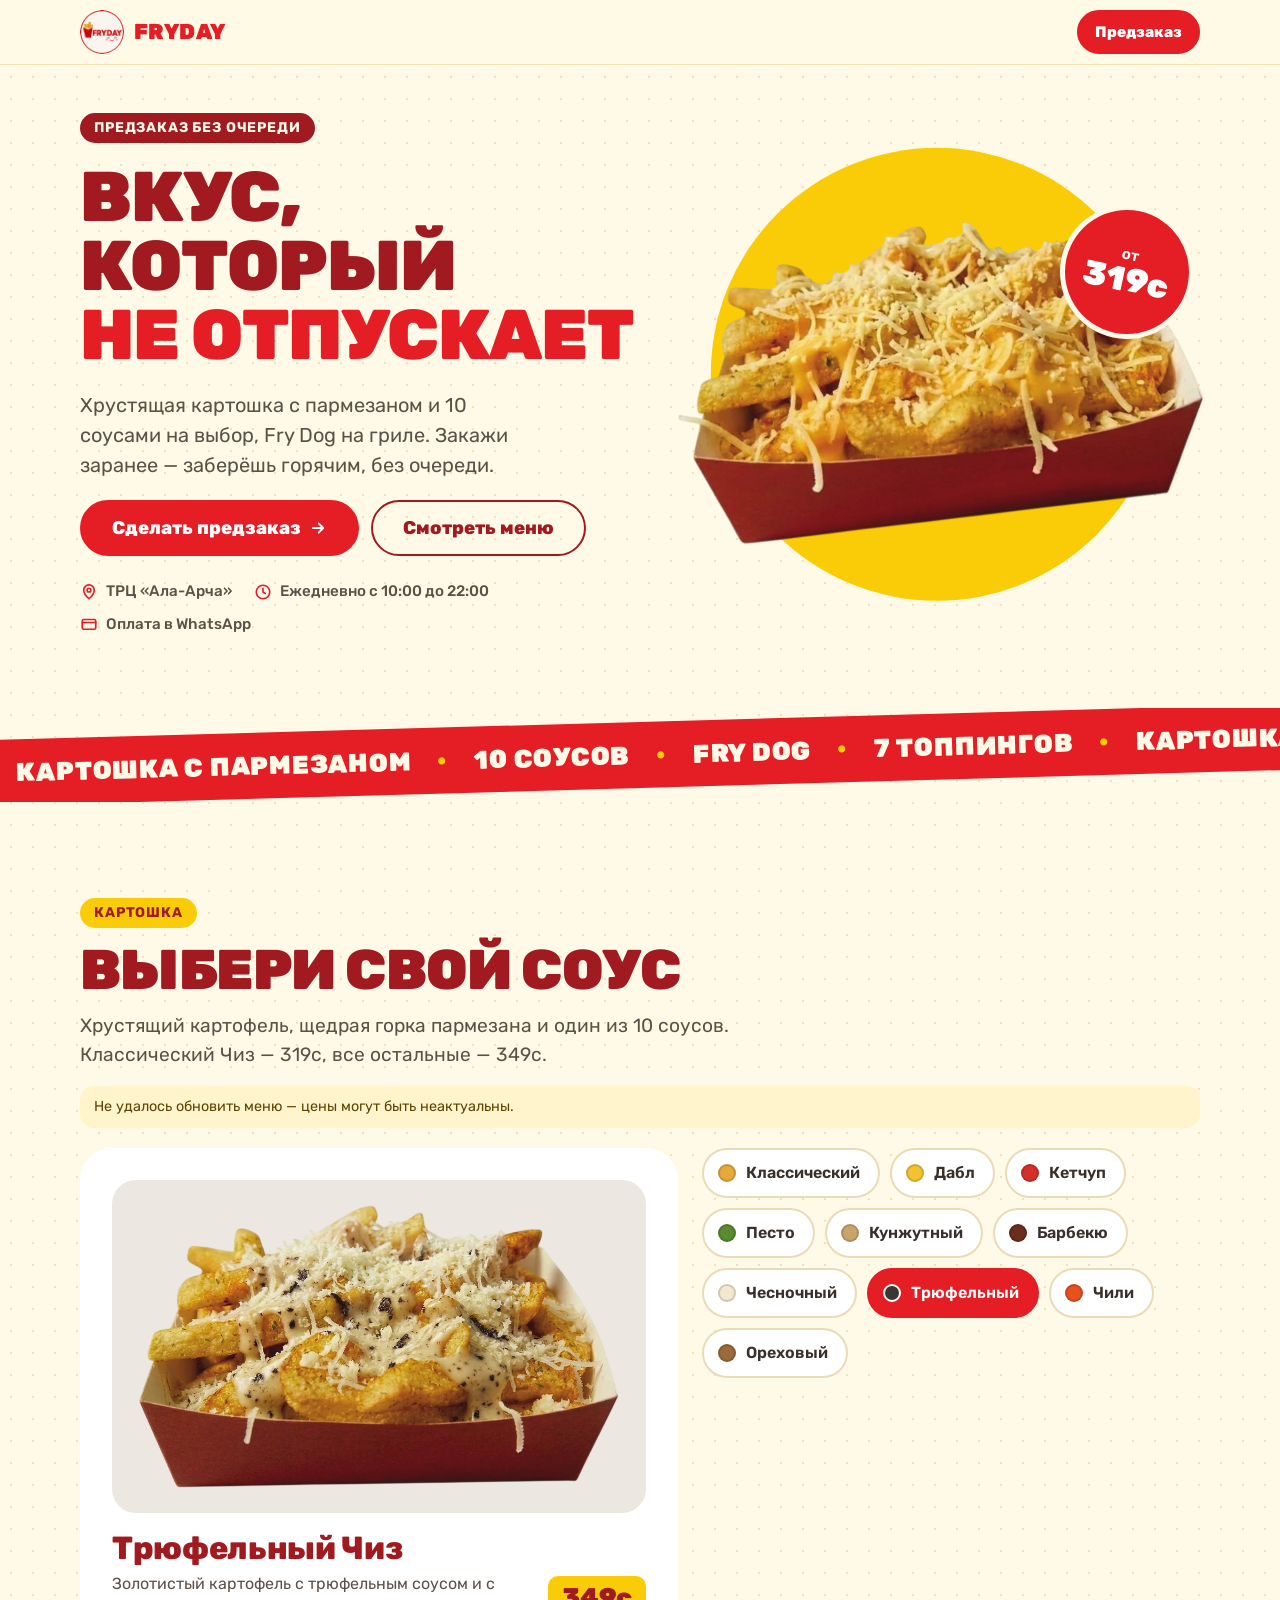
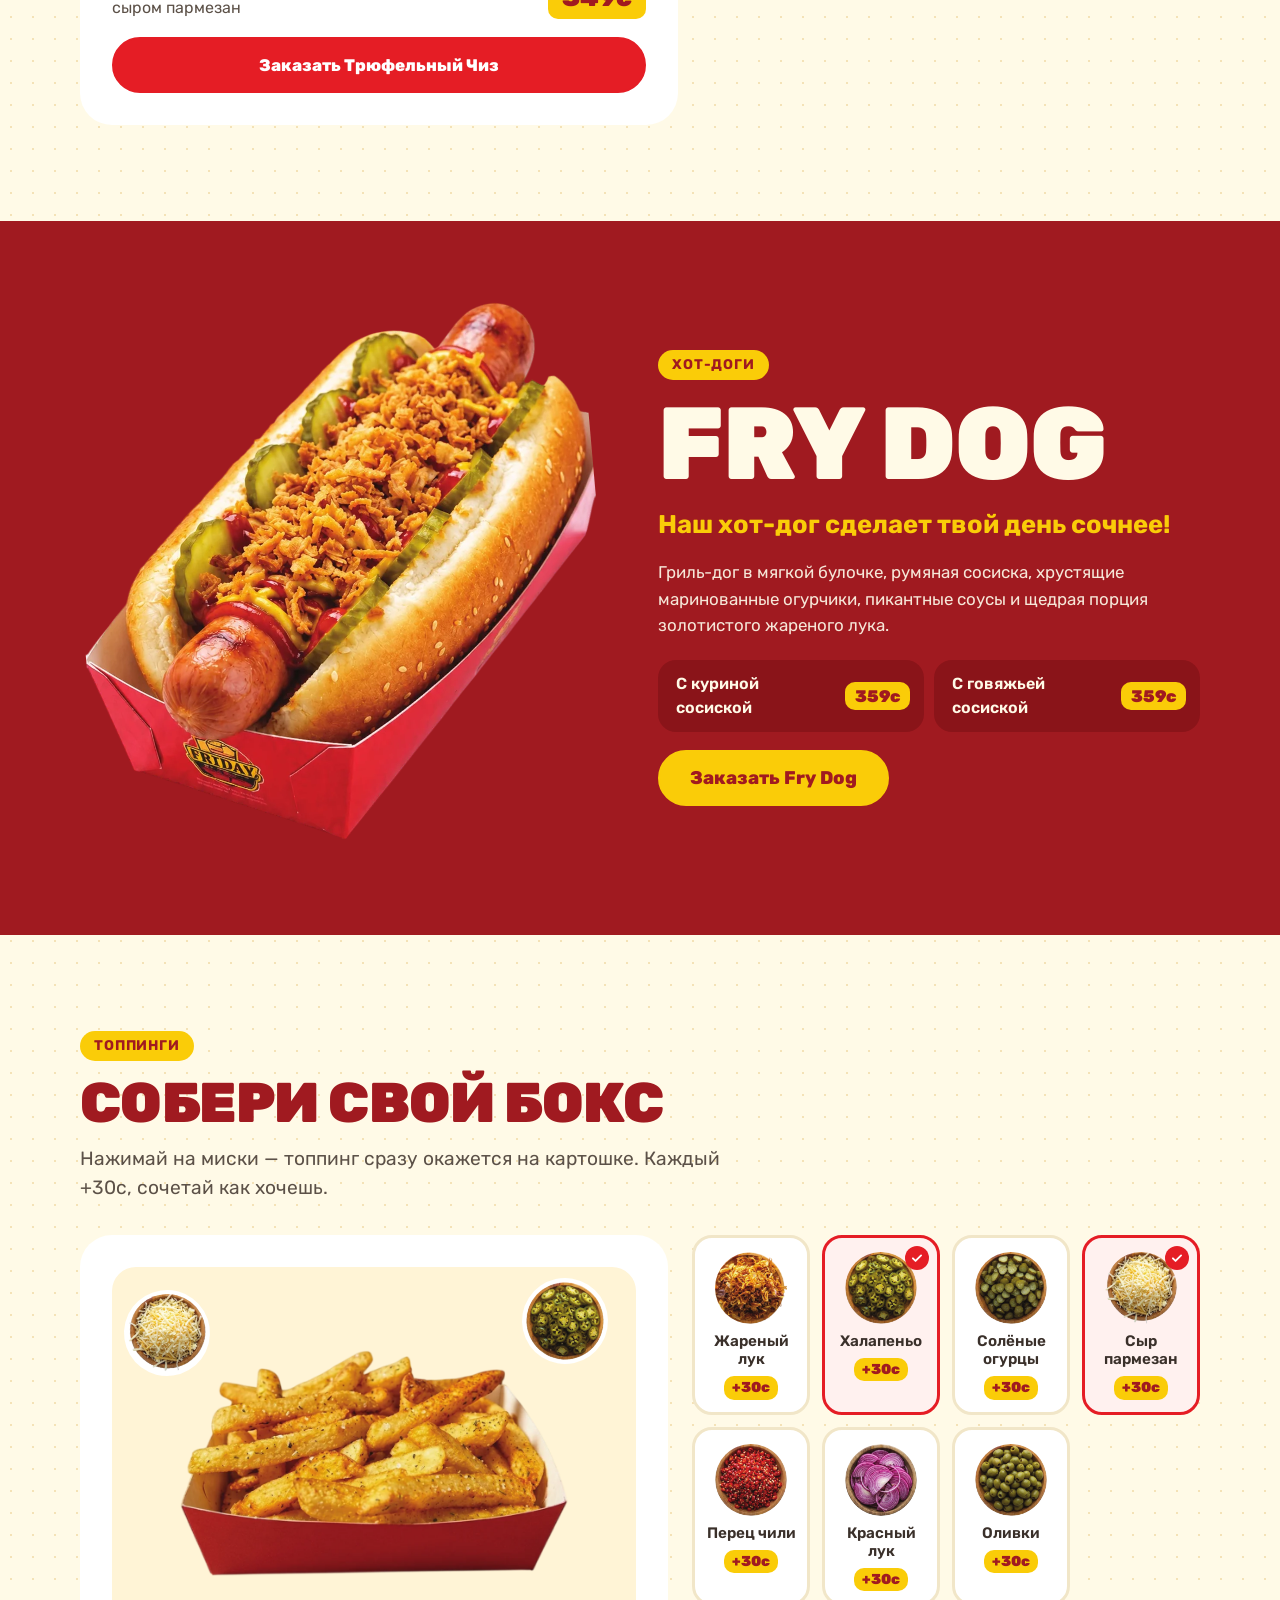
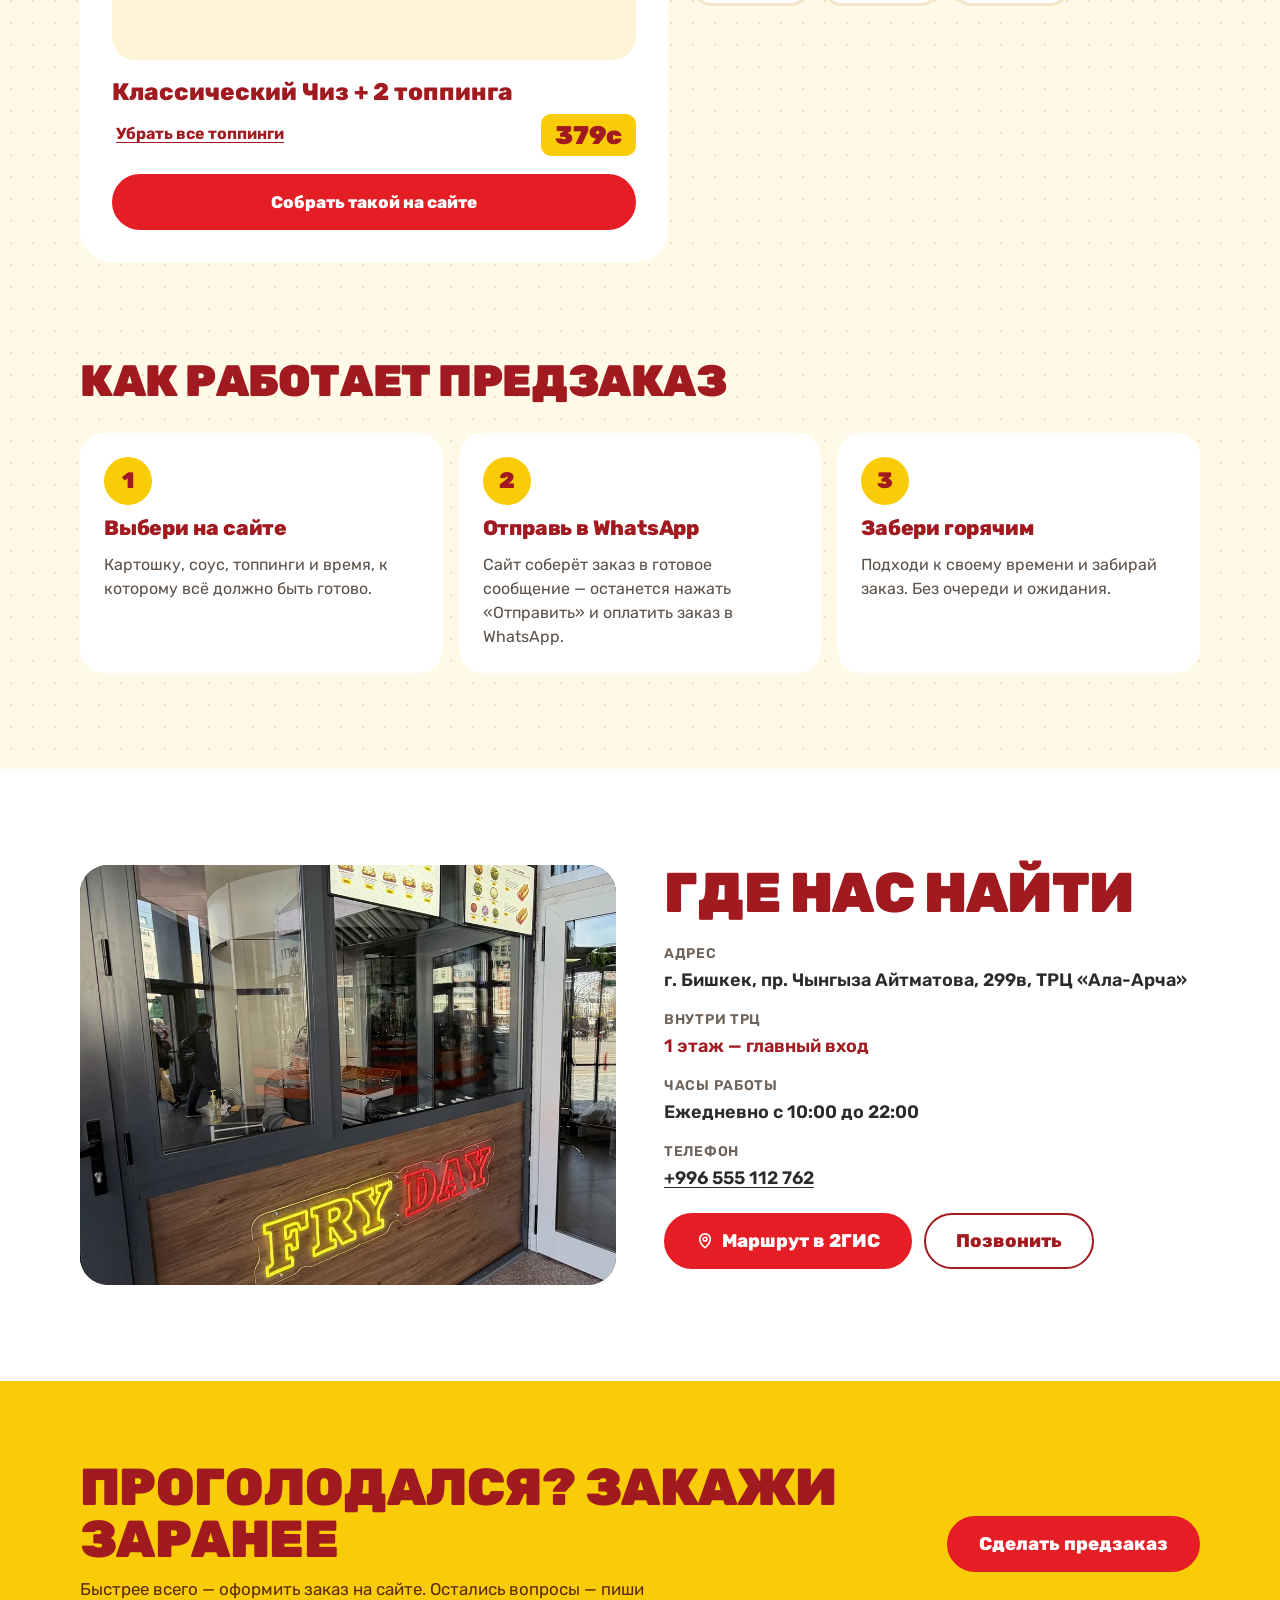
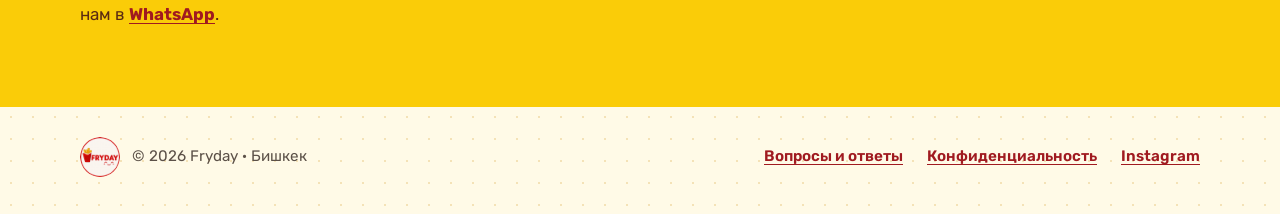
<file: index.html>
<!doctype html>
<html lang="ru">
<head>
  <meta charset="utf-8">
  <meta name="viewport" content="width=device-width, initial-scale=1, viewport-fit=cover">
  <title>Fryday — картофель с сыром и хот-доги в Бишкеке</title>
  <meta name="description" content="Fryday: хрустящий картофель с пармезаном и соусами, хот-доги Fry Dog. Сделайте предзаказ и заберите без очереди в ТРЦ «Ала-Арча».">
  <meta name="theme-color" content="#E51D25">
  <!-- Link preview in WhatsApp. After deploy, replace with the absolute URL, e.g. https://fryday.pages.dev/img/brand/logo-512.png -->
  <meta property="og:type" content="website">
  <meta property="og:title" content="Fryday — вкус, который не отпускает">
  <meta property="og:description" content="Картофель с пармезаном и хот-доги. Предзаказ онлайн — заберите без очереди.">
  <meta property="og:image" content="img/brand/logo-512.png">
  <link rel="icon" type="image/png" sizes="32x32" href="img/brand/favicon-32.png">
  <link rel="icon" type="image/png" sizes="64x64" href="img/brand/favicon-64.png">
  <link rel="apple-touch-icon" href="img/brand/apple-touch-icon.png">
  <link rel="preload" href="fonts/rubik-cyrillic-wght-normal.woff2" as="font" type="font/woff2" crossorigin>
  <link rel="preload" href="img/items/fries_double.webp" as="image" type="image/webp">
  <link rel="stylesheet" href="css/style.css">
</head>
<body class="landing">

  <header class="l-header">
    <div class="l-wrap l-header__row">
      <a class="brand l-brand" href="#top" aria-label="Fryday — наверх">
        <img src="img/brand/logo-192.png" width="192" height="192" alt="">
        <span data-cfg="BRAND">Fryday</span>
      </a>
      <a class="btn btn--primary btn--sm" href="order.html">Предзаказ</a>
    </div>
  </header>

  <main id="top">

    <!-- First screen: the food first, then the promise and the order button. -->
    <section class="l-hero" aria-labelledby="heroTitle">
      <div class="l-wrap l-hero__row">
        <div class="l-hero__art">
          <div class="l-hero__disc" aria-hidden="true"></div>
          <img class="l-hero__img" src="img/items/fries_double.webp" width="900" height="530"
               alt="Дабл Чиз — картофель с сырным соусом и пармезаном" fetchpriority="high">
          <p class="l-sticker"><span>от</span> <strong data-min-price>319с</strong></p>
        </div>
        <div class="l-hero__text">
          <p class="l-tag l-tag--dark">Предзаказ без очереди</p>
          <h1 class="l-h1" id="heroTitle">Вкус, который <span>не&nbsp;отпускает</span></h1>
          <p class="l-lead">Хрустящая картошка с пармезаном и <span data-count="sauces-with">10 соусами</span> на выбор, Fry Dog на гриле. Закажи заранее — заберёшь горячим, без очереди.</p>
          <div class="l-actions">
            <a class="btn btn--primary btn--lg" href="order.html">
              Сделать предзаказ
              <svg class="l-ico" viewBox="0 0 24 24" aria-hidden="true" fill="none" stroke="currentColor" stroke-width="2.4" stroke-linecap="round" stroke-linejoin="round"><path d="M5 12h14"/><path d="M13 6l6 6-6 6"/></svg>
            </a>
            <a class="btn btn--lg l-btn-outline" href="#sauces">Смотреть меню</a>
          </div>
          <ul class="l-facts">
            <li>
              <svg class="l-ico" viewBox="0 0 24 24" aria-hidden="true" fill="none" stroke="currentColor" stroke-width="2.2" stroke-linecap="round" stroke-linejoin="round"><path d="M12 21s-7-6.2-7-11.5a7 7 0 0 1 14 0C19 14.8 12 21 12 21z"/><circle cx="12" cy="9.5" r="2.5"/></svg>
              ТРЦ «Ала-Арча»
            </li>
            <li>
              <svg class="l-ico" viewBox="0 0 24 24" aria-hidden="true" fill="none" stroke="currentColor" stroke-width="2.2" stroke-linecap="round" stroke-linejoin="round"><circle cx="12" cy="12" r="9"/><path d="M12 7v5l3 2"/></svg>
              <span data-hours data-hours-fallback="Ежедневно с 10:00 до 22:00">Ежедневно с 10:00 до 22:00</span>
            </li>
            <li>
              <svg class="l-ico" viewBox="0 0 24 24" aria-hidden="true" fill="none" stroke="currentColor" stroke-width="2.2" stroke-linecap="round" stroke-linejoin="round"><rect x="3" y="6" width="18" height="13" rx="2"/><path d="M3 10h18"/></svg>
              Оплата в WhatsApp
            </li>
          </ul>
        </div>
      </div>
    </section>

    <div class="l-ticker" aria-hidden="true">
      <div class="l-ticker__band">
        <span>Картошка с пармезаном</span><i>•</i><span data-count="sauces">10 соусов</span><i>•</i><span>Fry Dog</span><i>•</i><span data-count="toppings">7 топпингов</span><i>•</i>
        <span>Картошка с пармезаном</span><i>•</i><span data-count="sauces">10 соусов</span><i>•</i><span>Fry Dog</span><i>•</i><span data-count="toppings">7 топпингов</span>
      </div>
    </div>

    <!-- Sauce switcher: one big photo instead of ten near-identical cards. Filled from the menu by landing.js. -->
    <section class="l-section l-anchor" id="sauces" aria-labelledby="saucesTitle">
      <div class="l-wrap">
        <div class="l-head">
          <p class="l-tag">Картошка</p>
          <h2 class="l-h2" id="saucesTitle">Выбери свой соус</h2>
          <p class="l-lead" id="saucesLead">Хрустящий картофель, щедрая горка пармезана и один из 10 соусов. Классический Чиз — 319с, все остальные — 349с.</p>
        </div>
        <div id="landingNotice" class="notice" role="status" hidden></div>
        <div class="l-split" id="sauceBlock">
          <div class="l-stage">
            <div class="l-stage__pic" id="sauceTint">
              <img id="sauceImg" src="img/items/fries_truffle.webp" width="900" height="530" alt="Трюфельный Чиз" loading="lazy">
            </div>
            <div class="l-stage__info">
              <div>
                <h3 class="l-stage__name" id="sauceName">Трюфельный Чиз</h3>
                <p class="l-stage__desc" id="sauceDesc">Золотистый картофель с трюфельным соусом и с сыром пармезан</p>
              </div>
              <span class="pill pill--lg" id="saucePrice">349с</span>
            </div>
            <a class="btn btn--primary btn--lg btn--block" id="sauceOrder" href="order.html#item=fries_truffle">Заказать Трюфельный Чиз</a>
          </div>
          <div class="l-chips" id="sauceChips" role="group" aria-label="Соусы"></div>
        </div>
      </div>
    </section>

    <section class="l-dog l-anchor" id="dog" aria-labelledby="dogTitle">
      <div class="l-wrap l-dog__row">
        <div class="l-dog__art">
          <img id="dogImg" src="img/items/hotdog_chicken.webp" width="900" height="900" alt="Fry Dog в фирменной коробке" loading="lazy">
        </div>
        <div class="l-dog__text">
          <p class="l-tag">Хот-доги</p>
          <h2 class="l-dog__title" id="dogTitle">Fry Dog</h2>
          <p class="l-dog__slogan" id="dogSlogan">Наш хот-дог сделает твой день сочнее!</p>
          <p class="l-dog__desc">Гриль-дог в мягкой булочке, румяная сосиска, хрустящие маринованные огурчики, пикантные соусы и щедрая порция золотистого жареного лука.</p>
          <ul class="l-dog__list" id="dogList">
            <li><a class="l-dog__variant" href="order.html#item=hotdog_chicken"><span>С куриной сосиской</span><span class="pill">359с</span></a></li>
            <li><a class="l-dog__variant" href="order.html#item=hotdog_beef"><span>С говяжьей сосиской</span><span class="pill">359с</span></a></li>
          </ul>
          <a class="btn btn--yellow btn--lg l-self-start" href="order.html">Заказать Fry Dog</a>
        </div>
      </div>
    </section>

    <!-- Build-your-box: tap a bowl, the topping lands on the fries, the price grows. Filled by landing.js. -->
    <section class="l-section l-anchor" id="box" aria-labelledby="boxTitle">
      <div class="l-wrap">
        <div class="l-head">
          <p class="l-tag">Топпинги</p>
          <h2 class="l-h2" id="boxTitle">Собери свой бокс</h2>
          <p class="l-lead" id="boxLead">Нажимай на миски — топпинг сразу окажется на картошке. Каждый +30с, сочетай как хочешь.</p>
        </div>
        <div class="l-split">
          <div class="l-stage">
            <div class="l-box" id="boxPic">
              <img id="boxBase" src="img/items/fries_classic.webp" width="900" height="530" alt="Классический Чиз" loading="lazy">
              <div id="boxBubbles"></div>
            </div>
            <div class="l-stage__info">
              <div>
                <p class="l-box__label" id="boxLabel" aria-live="polite">Классический Чиз</p>
                <button class="link-btn l-self-start" type="button" id="boxReset" hidden>Убрать все топпинги</button>
              </div>
              <span class="pill pill--lg" id="boxPrice">319с</span>
            </div>
            <a class="btn btn--primary btn--lg btn--block" id="boxOrder" href="order.html#item=fries_classic">Собрать такой на сайте</a>
          </div>
          <div class="l-tops" id="boxTops" role="group" aria-label="Топпинги"></div>
        </div>
      </div>
    </section>

    <section class="l-how l-anchor" id="how" aria-labelledby="howTitle">
      <div class="l-wrap">
        <h2 class="l-h2 l-h2--sm" id="howTitle">Как работает предзаказ</h2>
        <ol class="l-steps">
          <li class="l-step">
            <span class="l-step__n" aria-hidden="true">1</span>
            <h3>Выбери на сайте</h3>
            <p>Картошку, соус, топпинги и время, к которому всё должно быть готово.</p>
          </li>
          <li class="l-step">
            <span class="l-step__n" aria-hidden="true">2</span>
            <h3>Отправь в WhatsApp</h3>
            <p>Сайт соберёт заказ в готовое сообщение — останется нажать «Отправить» и оплатить заказ в WhatsApp.</p>
          </li>
          <li class="l-step">
            <span class="l-step__n" aria-hidden="true">3</span>
            <h3>Забери горячим</h3>
            <p>Подходи к своему времени и забирай заказ. Без очереди и ожидания.</p>
          </li>
        </ol>
      </div>
    </section>

    <section class="l-where l-anchor" id="where" aria-labelledby="whereTitle">
      <div class="l-wrap l-where__row">
        <figure class="l-where__photo">
          <img src="img/store.webp" width="1000" height="1250" loading="lazy"
               alt="Стойка Fryday у главного входа в ТРЦ «Ала-Арча»: неоновая вывеска FRY DAY и меню на витрине">
        </figure>
        <div class="l-where__info">
          <h2 class="l-h2" id="whereTitle">Где нас найти</h2>
          <dl class="l-dl">
            <div data-cfg-row>
              <dt>Адрес</dt>
              <dd data-cfg="ADDRESS"></dd>
            </div>
            <div>
              <dt>Внутри ТРЦ</dt>
              <dd class="l-dl__accent">1 этаж — главный вход</dd>
            </div>
            <div data-hours-row>
              <dt>Часы работы</dt>
              <dd data-hours>Ежедневно с 10:00 до 22:00</dd>
            </div>
            <div data-cfg-row>
              <dt>Телефон</dt>
              <dd><a data-cfg="PHONE_DISPLAY" data-cfg-tel></a></dd>
            </div>
          </dl>
          <div class="l-actions">
            <a class="btn btn--primary btn--lg" data-cfg-href="MAP_URL" rel="noopener">
              <svg class="l-ico" viewBox="0 0 24 24" aria-hidden="true" fill="none" stroke="currentColor" stroke-width="2.2" stroke-linecap="round" stroke-linejoin="round"><path d="M12 21s-7-6.2-7-11.5a7 7 0 0 1 14 0C19 14.8 12 21 12 21z"/><circle cx="12" cy="9.5" r="2.5"/></svg>
              Маршрут в 2ГИС
            </a>
            <a class="btn btn--lg l-btn-outline" data-cfg-tel-href="PHONE_DISPLAY">Позвонить</a>
          </div>
        </div>
      </div>
    </section>

    <section class="l-cta" aria-labelledby="ctaTitle">
      <div class="l-wrap l-cta__row">
        <div>
          <h2 class="l-h2" id="ctaTitle">Проголодался? Закажи заранее</h2>
          <p>Быстрее всего — оформить заказ на сайте. Остались вопросы — пиши нам в <a data-wa-greeting="Здравствуйте! У меня вопрос.">WhatsApp</a>.</p>
        </div>
        <a class="btn btn--primary btn--lg" href="order.html">Сделать предзаказ</a>
      </div>
    </section>
  </main>

  <footer class="l-footer">
    <div class="l-wrap l-footer__row">
      <div class="l-footer__brand">
        <img src="img/brand/logo-192.png" width="192" height="192" alt="" loading="lazy">
        <span>© <span data-year></span> <span data-cfg="BRAND">Fryday</span> · Бишкек</span>
      </div>
      <nav aria-label="Полезные ссылки">
        <a href="faq.html">Вопросы и ответы</a>
        <a href="privacy.html">Конфиденциальность</a>
        <a data-cfg-href="INSTAGRAM_URL" rel="noopener">Instagram</a>
      </nav>
    </div>
  </footer>

  <script src="js/config.js"></script>
  <script src="js/menu.js"></script>
  <script src="js/landing.js"></script>
</body>
</html>
</file>
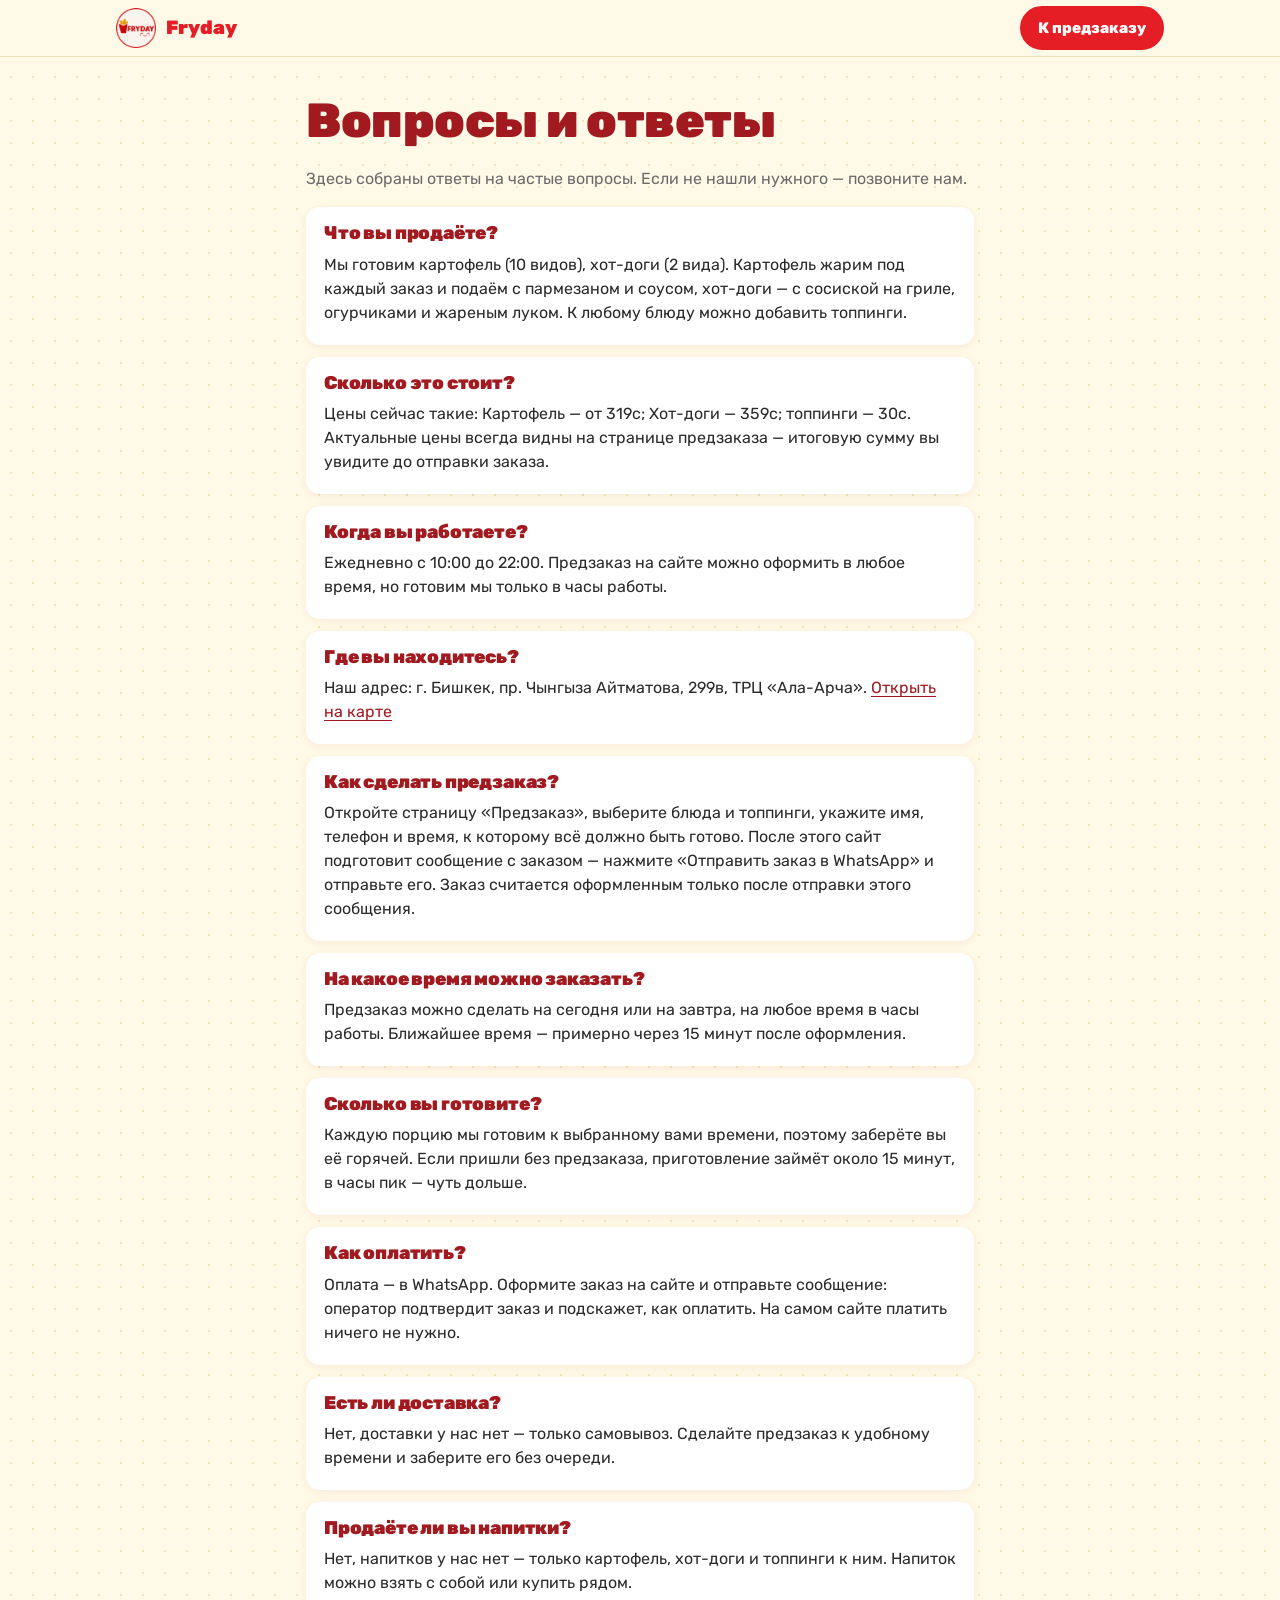
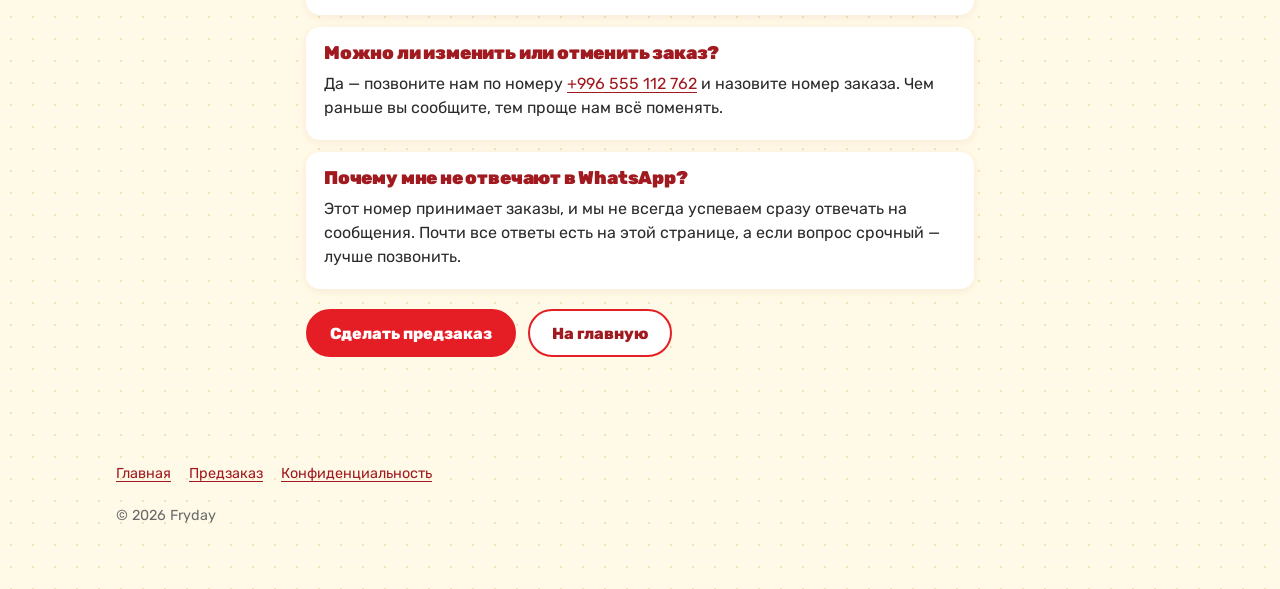
<file: faq.html>
<!doctype html>
<html lang="ru">
<head>
  <meta charset="utf-8">
  <meta name="viewport" content="width=device-width, initial-scale=1, viewport-fit=cover">
  <title>Вопросы и ответы — Fryday</title>
  <meta name="description" content="Что продаёт Fryday, цены, часы работы, адрес, как сделать предзаказ и как оплатить.">
  <meta name="theme-color" content="#E51D25">
  <link rel="icon" type="image/png" sizes="32x32" href="img/brand/favicon-32.png">
  <link rel="icon" type="image/png" sizes="64x64" href="img/brand/favicon-64.png">
  <link rel="apple-touch-icon" href="img/brand/apple-touch-icon.png">
  <link rel="stylesheet" href="css/style.css">
</head>
<body>

  <header class="topbar">
    <div class="container topbar__row">
      <a class="brand" href="index.html">
        <img src="img/brand/logo-192.png" width="192" height="192" alt="">
        <span data-cfg="BRAND">Fryday</span>
      </a>
      <a class="btn btn--primary btn--sm" href="order.html">К предзаказу</a>
    </div>
  </header>

  <main class="prose">
    <h1>Вопросы и ответы</h1>
    <p class="muted">Здесь собраны ответы на частые вопросы. Если не нашли нужного — позвоните нам.</p>

    <section class="qa">
      <h2>Что вы продаёте?</h2>
      <p>Мы готовим <span data-faq="assortment">картофель с сыром и хот-доги</span>. Картофель жарим под каждый заказ и подаём с пармезаном и соусом, хот-доги — с сосиской на гриле, огурчиками и жареным луком. К любому блюду можно добавить топпинги.</p>
    </section>

    <section class="qa">
      <h2>Сколько это стоит?</h2>
      <p>Цены сейчас такие: <span data-faq="prices">смотрите в меню</span>. Актуальные цены всегда видны на странице предзаказа — итоговую сумму вы увидите до отправки заказа.</p>
    </section>

    <section class="qa">
      <h2>Когда вы работаете?</h2>
      <p><span data-hours data-hours-fallback="Часы работы уточняйте по телефону">—</span>. Предзаказ на сайте можно оформить в любое время, но готовим мы только в часы работы.</p>
    </section>

    <section class="qa">
      <h2>Где вы находитесь?</h2>
      <p>Наш адрес: <span data-cfg="ADDRESS" data-cfg-fallback="уточняйте по телефону"></span>. <a data-cfg-href="MAP_URL" rel="noopener">Открыть на карте</a></p>
    </section>

    <section class="qa">
      <h2>Как сделать предзаказ?</h2>
      <p>Откройте страницу «Предзаказ», выберите блюда и топпинги, укажите имя, телефон и время, к которому всё должно быть готово. После этого сайт подготовит сообщение с заказом — нажмите «Отправить заказ в WhatsApp» и отправьте его. Заказ считается оформленным только после отправки этого сообщения.</p>
    </section>

    <section class="qa">
      <h2>На какое время можно заказать?</h2>
      <p>Предзаказ можно сделать <span data-faq="days">на сегодня или на завтра</span>, на любое время в часы работы. Ближайшее время — примерно через <span data-faq="lead">20</span> минут после оформления.</p>
    </section>

    <section class="qa">
      <h2>Сколько вы готовите?</h2>
      <p>Каждую порцию мы готовим к выбранному вами времени, поэтому заберёте вы её горячей. Если пришли без предзаказа, приготовление займёт около <span data-faq="lead">20</span> минут, в часы пик — чуть дольше.</p>
    </section>

    <section class="qa">
      <h2>Как оплатить?</h2>
      <!-- OWNER: check this answer and name your payment methods (cash, card, QR, transfer). -->
      <p>Оплата — в WhatsApp. Оформите заказ на сайте и отправьте сообщение: оператор подтвердит заказ и подскажет, как оплатить. На самом сайте платить ничего не нужно.</p>
    </section>

    <section class="qa">
      <h2>Есть ли доставка?</h2>
      <p>Нет, доставки у нас нет — только самовывоз. Сделайте предзаказ к удобному времени и заберите его без очереди.</p>
    </section>

    <section class="qa">
      <h2>Продаёте ли вы напитки?</h2>
      <p>Нет, напитков у нас нет — только картофель, хот-доги и топпинги к ним. Напиток можно взять с собой или купить рядом.</p>
    </section>

    <section class="qa">
      <h2>Можно ли изменить или отменить заказ?</h2>
      <p>Да — позвоните нам по номеру <a data-cfg="PHONE_DISPLAY" data-cfg-tel data-cfg-fallback="заведения"></a> и назовите номер заказа. Чем раньше вы сообщите, тем проще нам всё поменять.</p>
    </section>

    <section class="qa">
      <h2>Почему мне не отвечают в WhatsApp?</h2>
      <p>Этот номер принимает заказы, и мы не всегда успеваем сразу отвечать на сообщения. Почти все ответы есть на этой странице, а если вопрос срочный — лучше позвонить.</p>
    </section>

    <p class="actions">
      <a class="btn btn--primary" href="order.html">Сделать предзаказ</a>
      <a class="btn btn--secondary" href="index.html">На главную</a>
    </p>
  </main>

  <footer class="site-footer">
    <div class="container">
      <nav aria-label="Ссылки">
        <a href="index.html">Главная</a>
        <a href="order.html">Предзаказ</a>
        <a href="privacy.html">Конфиденциальность</a>
      </nav>
      <p>© <span data-year></span> <span data-cfg="BRAND">Fryday</span></p>
    </div>
  </footer>

  <script src="js/config.js"></script>
  <script src="js/menu.js"></script>
  <script src="js/landing.js"></script>
</body>
</html>
</file>
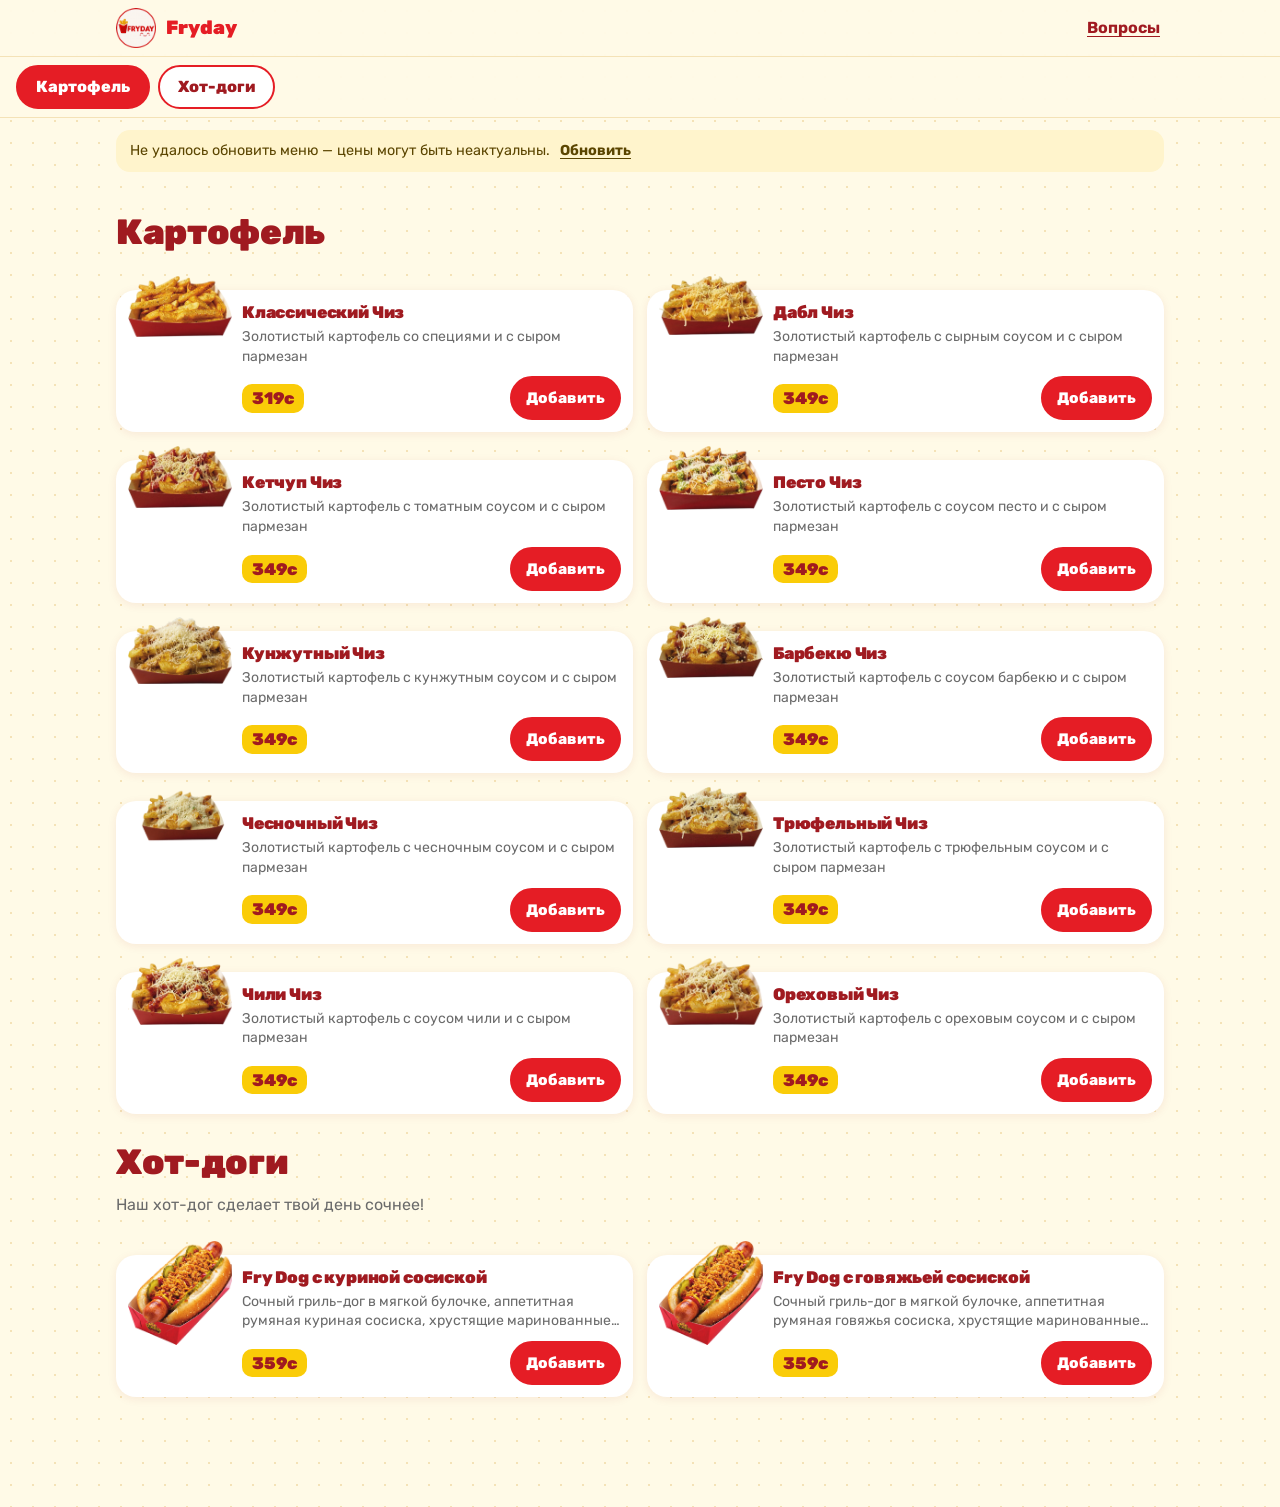
<file: order.html>
<!doctype html>
<html lang="ru">
<head>
  <meta charset="utf-8">
  <meta name="viewport" content="width=device-width, initial-scale=1, viewport-fit=cover">
  <title>Предзаказ — Fryday</title>
  <meta name="description" content="Соберите заказ, выберите время и заберите без очереди.">
  <meta name="theme-color" content="#E51D25">
  <!-- Link preview in WhatsApp. After deploy, replace with the absolute URL, e.g. https://fryday.pages.dev/img/brand/logo-512.png -->
  <meta property="og:type" content="website">
  <meta property="og:title" content="Предзаказ — Fryday">
  <meta property="og:description" content="Картофель с сыром и хот-доги. Выберите время — заберёте без очереди.">
  <meta property="og:image" content="img/brand/logo-512.png">
  <link rel="icon" type="image/png" sizes="32x32" href="img/brand/favicon-32.png">
  <link rel="icon" type="image/png" sizes="64x64" href="img/brand/favicon-64.png">
  <link rel="apple-touch-icon" href="img/brand/apple-touch-icon.png">
  <link rel="preconnect" href="https://challenges.cloudflare.com">
  <link rel="stylesheet" href="css/style.css">
</head>
<body class="order-page">

  <div id="app">
    <header class="topbar">
      <div class="container topbar__row">
        <a class="brand" href="index.html">
          <img src="img/brand/logo-192.png" width="192" height="192" alt="">
          <span data-brand>Fryday</span>
        </a>
        <a class="topbar__link" href="faq.html">Вопросы</a>
      </div>
    </header>

    <div id="orderView">
      <nav class="chips" id="chips" aria-label="Разделы меню" hidden>
        <div class="chips__row" id="chipsRow"></div>
      </nav>

      <main class="container" id="menuMain">
        <h1 class="visually-hidden">Предзаказ</h1>
        <div id="closedBanner" class="banner-closed" role="status" hidden></div>
        <div id="menuNotice" class="notice" role="status" hidden></div>
        <div id="menuRoot" aria-live="polite">
          <div class="state-box">
            <div class="spinner spinner--dark" aria-hidden="true"></div>
            Загружаем меню…
          </div>
        </div>
      </main>

      <div class="cartbar" id="cartBar" hidden>
        <button class="cartbar__btn" type="button" id="cartBarBtn" aria-haspopup="dialog" aria-controls="cartSheet">
          <span id="cartBarCount">Корзина</span>
          <span class="pill" id="cartBarTotal">0с</span>
        </button>
      </div>
    </div>

    <section id="confirmView" class="confirm" tabindex="-1" aria-labelledby="confirmTitle" hidden></section>
  </div>

  <!-- Item sheet -->
  <div class="sheet" id="itemSheet" role="dialog" aria-modal="true" aria-labelledby="itemSheetTitle" hidden>
    <div class="sheet__backdrop" data-close></div>
    <div class="sheet__panel" tabindex="-1">
      <div class="sheet__head">
        <h2 id="itemSheetTitle">Блюдо</h2>
        <button class="sheet__close" type="button" data-close aria-label="Закрыть">×</button>
      </div>
      <div class="sheet__body" id="itemSheetBody"></div>
      <div class="sheet__foot" id="itemSheetFoot"></div>
    </div>
  </div>

  <!-- Cart sheet -->
  <div class="sheet" id="cartSheet" role="dialog" aria-modal="true" aria-labelledby="cartSheetTitle" hidden>
    <div class="sheet__backdrop" data-close></div>
    <div class="sheet__panel" tabindex="-1">
      <div class="sheet__head">
        <h2 id="cartSheetTitle">Ваш заказ</h2>
        <button class="sheet__close" type="button" data-close aria-label="Закрыть">×</button>
      </div>
      <div class="sheet__body" id="cartSheetBody"></div>
      <div class="sheet__foot" id="cartSheetFoot"></div>
    </div>
  </div>

  <!-- Checkout sheet -->
  <div class="sheet" id="checkoutSheet" role="dialog" aria-modal="true" aria-labelledby="checkoutSheetTitle" hidden>
    <div class="sheet__backdrop" data-close></div>
    <div class="sheet__panel" tabindex="-1">
      <div class="sheet__head">
        <h2 id="checkoutSheetTitle">Оформление</h2>
        <button class="sheet__close" type="button" data-close aria-label="Закрыть">×</button>
      </div>
      <form id="checkoutForm" novalidate>
        <div class="sheet__body">
          <p class="summary-line" id="checkoutSummary"></p>

          <div class="field" id="fName">
            <label for="name">Имя</label>
            <input type="text" id="name" name="name" autocomplete="given-name" maxlength="50" required aria-describedby="nameErr">
            <div class="field__error" id="nameErr" hidden></div>
          </div>

          <div class="field" id="fPhone">
            <label for="phone">Телефон</label>
            <input type="tel" id="phone" name="phone" inputmode="tel" autocomplete="tel" placeholder="+996 700 123 456" maxlength="20" required aria-describedby="phoneHint phoneErr">
            <div class="field__hint" id="phoneHint">Номер, с которого вы отправите заказ в WhatsApp</div>
            <div class="field__error" id="phoneErr" hidden></div>
          </div>

          <!-- Pickup time: day → "as soon as possible", or hour → minute. order.js fills it
               and writes the chosen slot into the hidden #readyAt input. -->
          <fieldset class="field tp" id="fTime" aria-describedby="timeErr">
            <legend class="tp__legend">Когда приготовить?</legend>
            <input type="hidden" id="readyAt" name="readyAt" value="">
            <div class="tp__days" id="tpDays" role="group" aria-label="День"></div>
            <p class="tp__closed" id="tpClosed" hidden></p>
            <button class="tp__asap" type="button" id="tpAsap" aria-pressed="false" hidden>
              <span class="tp__asap-ico" aria-hidden="true">
                <svg viewBox="0 0 24 24" width="22" height="22" fill="none" stroke="currentColor" stroke-width="2.4" stroke-linecap="round" stroke-linejoin="round"><path d="M13 3L5 13.5h6L10 21l8-10.5h-6L13 3z"/></svg>
              </span>
              <span class="tp__asap-text">
                <span class="tp__asap-title">Как можно скорее</span>
                <span class="tp__asap-sub" id="tpAsapSub"></span>
              </span>
              <span class="tp__radio" aria-hidden="true"></span>
            </button>
            <p class="tp__or" id="tpOr" aria-hidden="true" hidden>или ко времени</p>
            <div id="tpHoursWrap" hidden>
              <p class="tp__label" id="tpHourLabel">Час</p>
              <div class="tp__grid" id="tpHours" role="group" aria-labelledby="tpHourLabel"></div>
            </div>
            <div id="tpMinsWrap" hidden>
              <p class="tp__label" id="tpMinLabel">Минуты</p>
              <div class="tp__grid" id="tpMins" role="group" aria-labelledby="tpMinLabel"></div>
            </div>
            <div class="tp__summary" id="tpSummary" role="status" hidden>
              <svg viewBox="0 0 24 24" width="22" height="22" aria-hidden="true" fill="none" stroke="currentColor" stroke-width="2.4" stroke-linecap="round" stroke-linejoin="round"><circle cx="12" cy="12" r="9"/><path d="M12 7v5l3 2"/></svg>
              <span id="tpSummaryText"></span>
            </div>
            <div class="field__error" id="timeErr" hidden></div>
          </fieldset>

          <div class="field">
            <label for="comment">Комментарий <span class="muted">(необязательно)</span></label>
            <textarea id="comment" name="comment" maxlength="200" rows="2" placeholder="Например: без лука"></textarea>
          </div>

          <div class="field" id="fConsent">
            <label class="consent">
              <input type="checkbox" id="consent" name="consent" required aria-describedby="consentErr">
              <span>Согласен(на) на обработку имени и телефона для выдачи заказа. <a href="privacy.html">Политика конфиденциальности</a></span>
            </label>
            <div class="field__error" id="consentErr" hidden></div>
          </div>

          <!-- Honeypot: must stay empty. Hidden from people and screen readers. -->
          <div class="hp" aria-hidden="true">
            <label for="website">Сайт</label>
            <input type="text" id="website" name="website" tabindex="-1" autocomplete="off" value="">
          </div>

          <div class="ts-box" id="turnstileBox"></div>
        </div>

        <div class="sheet__foot">
          <div class="form-error" id="formError" role="alert" hidden></div>
          <button class="btn btn--primary btn--block btn--lg" type="submit" id="submitBtn">
            <span class="spinner" id="submitSpinner" aria-hidden="true" hidden></span>
            <span id="submitLabel">Оформить заказ</span>
          </button>
        </div>
      </form>
    </div>
  </div>

  <noscript>
    <div class="container"><div class="state-box">Для заказа включите JavaScript в браузере.</div></div>
  </noscript>

  <script src="js/config.js"></script>
  <script src="js/menu.js"></script>
  <script src="js/order.js"></script>
  <!-- Cloudflare Turnstile (the only allowed external script). Rendered explicitly by order.js. -->
  <script src="https://challenges.cloudflare.com/turnstile/v0/api.js?render=explicit&onload=frydayTurnstileReady" async defer></script>
</body>
</html>
</file>
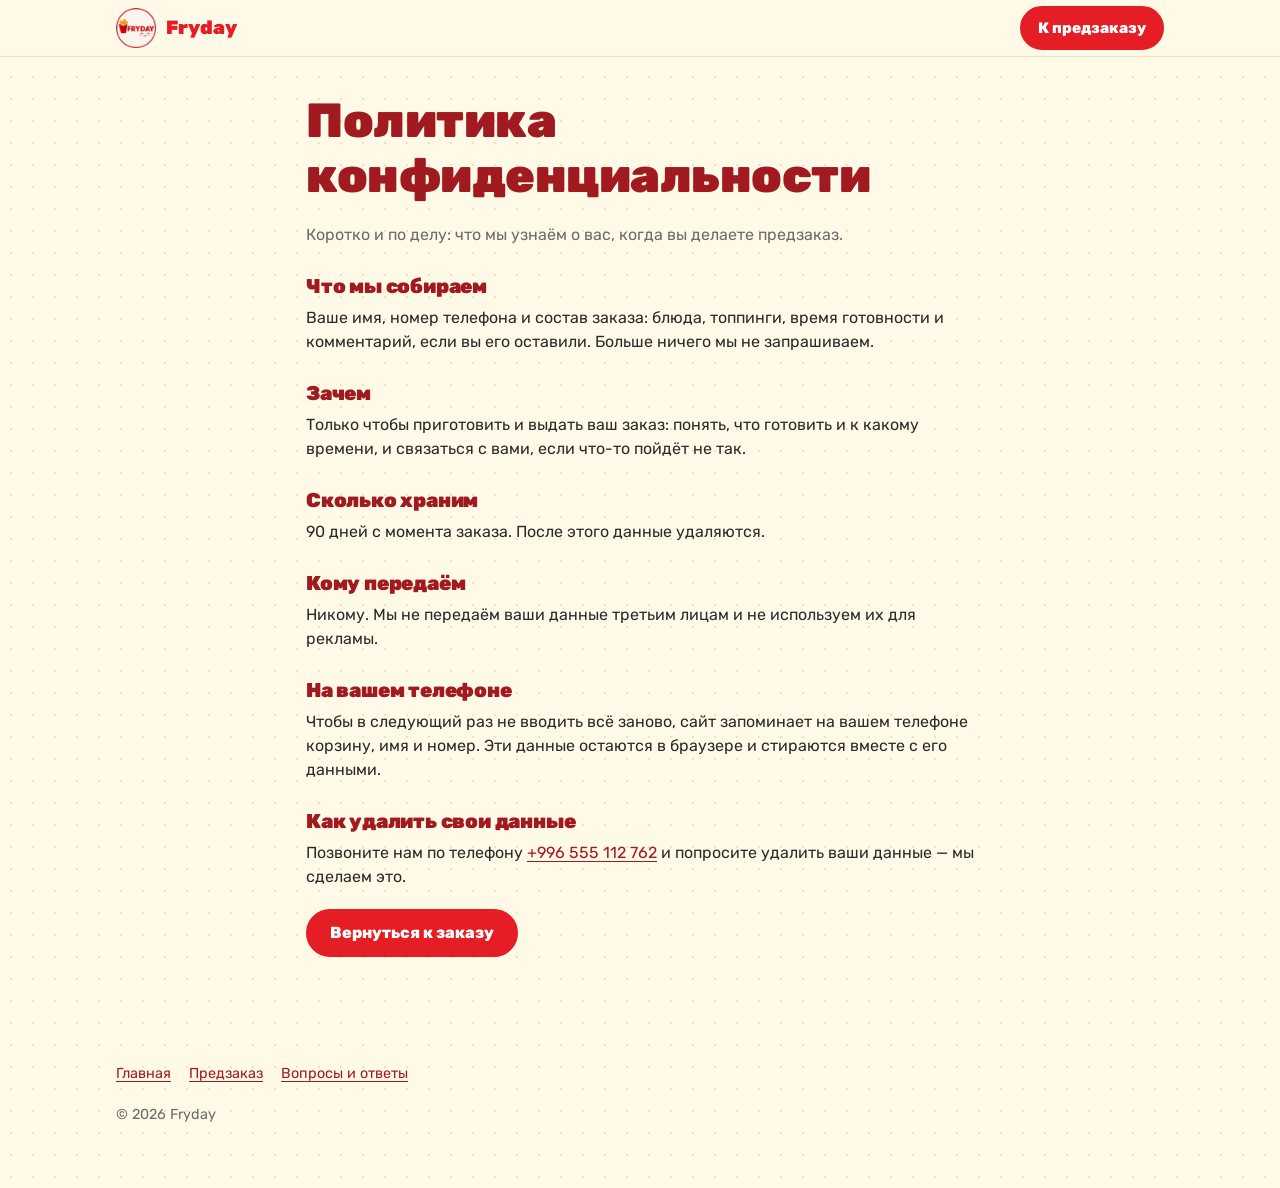
<file: privacy.html>
<!doctype html>
<html lang="ru">
<head>
  <meta charset="utf-8">
  <meta name="viewport" content="width=device-width, initial-scale=1, viewport-fit=cover">
  <title>Конфиденциальность — Fryday</title>
  <meta name="description" content="Какие данные собирает Fryday при предзаказе и как их удалить.">
  <meta name="theme-color" content="#E51D25">
  <link rel="icon" type="image/png" sizes="32x32" href="img/brand/favicon-32.png">
  <link rel="icon" type="image/png" sizes="64x64" href="img/brand/favicon-64.png">
  <link rel="apple-touch-icon" href="img/brand/apple-touch-icon.png">
  <link rel="stylesheet" href="css/style.css">
</head>
<body>

  <header class="topbar">
    <div class="container topbar__row">
      <a class="brand" href="index.html">
        <img src="img/brand/logo-192.png" width="192" height="192" alt="">
        <span data-cfg="BRAND">Fryday</span>
      </a>
      <a class="btn btn--primary btn--sm" href="order.html">К предзаказу</a>
    </div>
  </header>

  <main class="prose">
    <h1>Политика конфиденциальности</h1>
    <p class="muted">Коротко и по делу: что мы узнаём о вас, когда вы делаете предзаказ.</p>

    <h2>Что мы собираем</h2>
    <p>Ваше имя, номер телефона и состав заказа: блюда, топпинги, время готовности и комментарий, если вы его оставили. Больше ничего мы не запрашиваем.</p>

    <h2>Зачем</h2>
    <p>Только чтобы приготовить и выдать ваш заказ: понять, что готовить и к какому времени, и связаться с вами, если что-то пойдёт не так.</p>

    <h2>Сколько храним</h2>
    <p>90 дней с момента заказа. После этого данные удаляются.</p>

    <h2>Кому передаём</h2>
    <p>Никому. Мы не передаём ваши данные третьим лицам и не используем их для рекламы.</p>

    <h2>На вашем телефоне</h2>
    <p>Чтобы в следующий раз не вводить всё заново, сайт запоминает на вашем телефоне корзину, имя и номер. Эти данные остаются в браузере и стираются вместе с его данными.</p>

    <h2>Как удалить свои данные</h2>
    <p>Позвоните нам по телефону <a data-cfg="PHONE_DISPLAY" data-cfg-tel data-cfg-fallback="заведения"></a> и попросите удалить ваши данные — мы сделаем это.</p>

    <p class="actions">
      <a class="btn btn--primary" href="order.html">Вернуться к заказу</a>
    </p>
  </main>

  <footer class="site-footer">
    <div class="container">
      <nav aria-label="Ссылки">
        <a href="index.html">Главная</a>
        <a href="order.html">Предзаказ</a>
        <a href="faq.html">Вопросы и ответы</a>
      </nav>
      <p>© <span data-year></span> <span data-cfg="BRAND">Fryday</span></p>
    </div>
  </footer>

  <script src="js/config.js"></script>
  <script src="js/menu.js"></script>
  <script src="js/landing.js"></script>
</body>
</html>
</file>
<file: css/style.css>
/* Fryday — single stylesheet. Colours sampled from the printed menu. */

/* ---------- brand font: Rubik, self-hosted (SIL Open Font License, fonts/OFL.txt) ----------
   Variable font, one file per alphabet; the browser downloads only what the page uses. */

@font-face {
  font-family: "Rubik";
  font-style: normal;
  font-weight: 300 900;
  font-display: swap;
  src: url("../fonts/rubik-cyrillic-wght-normal.woff2") format("woff2");
  unicode-range: U+0301, U+0400-045F, U+0490-0491, U+04B0-04B1, U+2116;
}

@font-face {
  font-family: "Rubik";
  font-style: normal;
  font-weight: 300 900;
  font-display: swap;
  src: url("../fonts/rubik-cyrillic-ext-wght-normal.woff2") format("woff2");
  unicode-range: U+0460-052F, U+1C80-1C8A, U+20B4, U+2DE0-2DFF, U+A640-A69F, U+FE2E-FE2F;
}

@font-face {
  font-family: "Rubik";
  font-style: normal;
  font-weight: 300 900;
  font-display: swap;
  src: url("../fonts/rubik-latin-wght-normal.woff2") format("woff2");
  unicode-range: U+0000-00FF, U+0131, U+0152-0153, U+02BB-02BC, U+02C6, U+02DA, U+02DC, U+0304, U+0308, U+0329, U+2000-206F, U+20AC, U+2122, U+2191, U+2193, U+2212, U+2215, U+FEFF, U+FFFD;
}

:root {
  --cream: #FFFAE7;
  --card: #FFFFFF;
  --red: #E51D25;
  --red-dark: #A01A20;
  --yellow: #FACC08;
  --pattern: #F4E2B7;
  --text: #2B2B2B;
  --text-muted: #6B6B6B;

  --radius: 20px;
  --radius-sm: 14px;
  --shadow: 0 2px 10px rgba(160, 26, 32, .08);
  --topbar-h: 56px;
  --font: "Rubik", system-ui, -apple-system, "Segoe UI", Roboto, "Helvetica Neue", Arial, "Noto Sans", sans-serif;
  --ease: cubic-bezier(.2, .8, .2, 1);
  --safe-b: env(safe-area-inset-bottom, 0px);
}

/* ---------- base ---------- */

*, *::before, *::after { box-sizing: border-box; }

html {
  -webkit-text-size-adjust: 100%;
  text-size-adjust: 100%;
  scroll-behavior: smooth;
}

body {
  margin: 0;
  min-width: 320px;
  font-family: var(--font);
  font-size: 16px;
  line-height: 1.5;
  color: var(--text);
  background-color: var(--cream);
  /* Subtle dot pattern; pattern colour on cream keeps every text colour above AA. */
  background-image: radial-gradient(var(--pattern) 1.2px, transparent 1.4px);
  background-size: 22px 22px;
  -webkit-tap-highlight-color: transparent;
}

img { max-width: 100%; display: block; }

h1, h2, h3 {
  margin: 0 0 .4em;
  line-height: 1.15;
  font-weight: 900;
  color: var(--red-dark);
  letter-spacing: -.01em;
}

h1 { font-size: clamp(1.9rem, 7vw, 3rem); }
h2 { font-size: clamp(1.5rem, 5.5vw, 2.2rem); }
h3 { font-size: 1.25rem; font-weight: 800; }

p { margin: 0 0 1em; }

a { color: var(--red-dark); text-underline-offset: 3px; }

button, input, select, textarea { font: inherit; color: inherit; }

:focus-visible {
  outline: 3px solid var(--red-dark);
  outline-offset: 2px;
}

[hidden] { display: none !important; }

.visually-hidden {
  position: absolute !important;
  width: 1px; height: 1px;
  padding: 0; margin: -1px;
  overflow: hidden; clip: rect(0 0 0 0);
  white-space: nowrap; border: 0;
}

.container {
  width: 100%;
  max-width: 1080px;
  margin: 0 auto;
  padding: 0 16px;
}

.muted { color: var(--text-muted); }

/* ---------- buttons ---------- */

.btn {
  display: inline-flex;
  align-items: center;
  justify-content: center;
  gap: 8px;
  min-height: 48px;
  padding: 10px 22px;
  border-radius: 999px;
  border: 2px solid var(--red);
  font-weight: 800;
  font-size: 1rem;
  line-height: 1.2;
  text-align: center;
  text-decoration: none;
  cursor: pointer;
  user-select: none;
  transition: transform .15s var(--ease), background-color .15s, opacity .15s;
}

.btn:active { transform: scale(.97); }

.btn--primary { background: var(--red); color: #fff; }
.btn--primary:hover { background: #C9161E; border-color: #C9161E; }

.btn--secondary { background: #fff; color: var(--red-dark); }
.btn--secondary:hover { background: #FFF1F1; }

.btn--sm { min-height: 44px; padding: 8px 16px; font-size: .95rem; }
.btn--lg { min-height: 56px; padding: 14px 30px; font-size: 1.15rem; }
.btn--block { display: flex; width: 100%; }

.btn[disabled], .btn[aria-disabled="true"] {
  background: #E6E1D3;
  border-color: #E6E1D3;
  color: #5E5A50;
  cursor: not-allowed;
  transform: none;
}

.btn--wa { background: #1E8E4E; border-color: #1E8E4E; color: #fff; }
.btn--wa:hover { background: #18773F; border-color: #18773F; }

.btn--yellow { background: var(--yellow); border-color: var(--yellow); color: var(--red-dark); }
.btn--yellow:hover { background: #EDBF00; border-color: #EDBF00; }

.link-btn {
  background: none;
  border: 0;
  padding: 10px 4px;
  min-height: 44px;
  color: var(--red-dark);
  font-weight: 700;
  text-decoration: underline;
  text-underline-offset: 3px;
  cursor: pointer;
}

/* ---------- price pill (signature element) ---------- */

.pill {
  display: inline-block;
  padding: 3px 10px;
  border-radius: 10px;
  background: var(--yellow);
  color: var(--red-dark);
  font-weight: 900;
  font-size: 1.05rem;
  line-height: 1.35;
  white-space: nowrap;
}

.pill--lg { font-size: 1.6rem; padding: 4px 14px; }
.pill--sm { font-size: .9rem; padding: 2px 8px; }

/* ---------- spinner ---------- */

.spinner {
  width: 20px; height: 20px;
  border-radius: 50%;
  border: 3px solid rgba(255, 255, 255, .45);
  border-top-color: #fff;
  animation: spin .8s linear infinite;
  flex: none;
}

.spinner--dark { border-color: rgba(160, 26, 32, .2); border-top-color: var(--red-dark); }

@keyframes spin { to { transform: rotate(360deg); } }

/* ---------- notices ---------- */

.notice {
  margin: 12px 0;
  padding: 10px 14px;
  border-radius: var(--radius-sm);
  background: #FFF4CC;
  color: #5B4500;
  font-size: .9rem;
}

.notice button { margin-left: 4px; padding: 0 2px; min-height: 0; color: #5B4500; }

.banner-closed {
  margin: 12px 0;
  padding: 14px 16px;
  border-radius: var(--radius-sm);
  background: var(--red-dark);
  color: #fff;
  font-weight: 700;
}

.banner-closed strong { display: block; font-size: 1.1rem; }

.state-box {
  margin: 32px 0;
  padding: 24px 16px;
  text-align: center;
  background: var(--card);
  border-radius: var(--radius);
}

.state-box .spinner { margin: 0 auto 12px; }

/* ---------- shared header pieces ---------- */

.topbar__row {
  display: flex;
  align-items: center;
  justify-content: space-between;
  gap: 12px;
  height: var(--topbar-h);
}

.brand {
  display: inline-flex;
  align-items: center;
  gap: 10px;
  min-height: 44px;
  text-decoration: none;
  color: var(--red);
  font-weight: 900;
  font-size: 1.2rem;
}

.brand img { width: 40px; height: 40px; }

.cat-sub { color: var(--text-muted); margin-top: -4px; }

.badge-off {
  font-size: .9rem;
  font-weight: 700;
  color: var(--text-muted);
}

.actions { display: flex; flex-wrap: wrap; gap: 12px; margin-top: 20px; }

.site-footer {
  padding: 32px 0 48px;
  color: var(--text-muted);
  font-size: .9rem;
}

.site-footer nav { display: flex; flex-wrap: wrap; gap: 4px 18px; margin-bottom: 10px; }
.site-footer a { display: inline-block; padding: 10px 0; }

/* =======================================================================
 * Landing page (index.html). Classes start with "l-".
 * ======================================================================= */

.l-wrap {
  width: 100%;
  max-width: 1200px;
  margin: 0 auto;
  padding-left: clamp(16px, 4vw, 40px);
  padding-right: clamp(16px, 4vw, 40px);
}

.landing { overflow-x: hidden; }

.l-anchor { scroll-margin-top: 72px; }

.l-ico { width: 18px; height: 18px; flex: none; }

.l-self-start { align-self: flex-start; }

.l-header {
  position: sticky;
  top: 0;
  z-index: 30;
  background: rgba(255, 250, 231, .96);
  border-bottom: 1px solid var(--pattern);
}

.l-header__row {
  display: flex;
  align-items: center;
  justify-content: space-between;
  gap: 16px;
  height: 64px;
}

.l-brand { font-size: 1.35rem; letter-spacing: .02em; text-transform: uppercase; }
.l-brand img { width: 44px; height: 44px; border-radius: 50%; }

/* tags, headings, lead */

.l-tag {
  margin: 0;
  align-self: flex-start;
  display: inline-flex;
  padding: 6px 14px;
  border-radius: 999px;
  background: var(--yellow);
  color: var(--red-dark);
  font-weight: 700;
  font-size: .875rem;
  line-height: 1.3;
  text-transform: uppercase;
  letter-spacing: .06em;
}

.l-tag--dark { background: var(--red-dark); color: var(--cream); }

.l-h1 {
  margin: 0;
  font-weight: 900;
  /* «не отпускает» never breaks, so the size is capped to keep it inside the text column */
  font-size: clamp(2.6rem, 5.6vw, 4.4rem);
  line-height: .98;
  letter-spacing: -.015em;
  text-transform: uppercase;
  color: var(--red-dark);
}

.l-h1 span { color: var(--red); }

.l-h2 {
  margin: 0;
  font-weight: 900;
  font-size: clamp(2.1rem, 4.6vw, 3.5rem);
  line-height: 1;
  text-transform: uppercase;
  color: var(--red-dark);
}

.l-h2--sm { font-size: clamp(1.9rem, 3.8vw, 2.75rem); line-height: 1.05; }

.l-lead {
  margin: 0;
  font-size: clamp(1.06rem, 1.6vw, 1.25rem);
  line-height: 1.5;
  color: #5C5148;
  max-width: 36ch;
}

.l-actions { display: flex; flex-wrap: wrap; gap: 12px; }

.l-btn-outline { background: transparent; border-color: var(--red-dark); color: var(--red-dark); }
.l-btn-outline:hover { background: #FFF1F1; }

/* hero */

/* Top padding leaves room for the yellow disc, which is taller than the photo. */
.l-hero { padding: clamp(20px, 4vw, 48px) 0 clamp(40px, 6vw, 72px); overflow: hidden; }

/* Text left and food right on wide screens; food first on phones. */
.l-hero__row {
  display: flex;
  flex-direction: row-reverse;
  flex-wrap: wrap;
  align-items: center;
  gap: 24px 48px;
}

.l-hero__art {
  flex: 1 1 420px;
  min-width: 0;
  position: relative;
  display: flex;
  align-items: center;
  justify-content: center;
  padding: 28px 0;
}

.l-hero__disc {
  position: absolute;
  left: 50%;
  top: 50%;
  transform: translate(-50%, -50%);
  width: min(86%, 470px);
  aspect-ratio: 1 / 1;
  border-radius: 50%;
  background: var(--yellow);
}

.l-hero__img {
  position: relative;
  width: min(100%, 600px);
  height: auto;
  transform: rotate(-6deg);
}

.l-sticker {
  position: absolute;
  right: 2%;
  top: 4%;
  width: clamp(92px, 11vw, 124px);
  height: clamp(92px, 11vw, 124px);
  margin: 0;
  border-radius: 50%;
  background: var(--red);
  color: #fff;
  box-shadow: 0 0 0 5px var(--cream);
  transform: rotate(12deg);
  display: flex;
  flex-direction: column;
  align-items: center;
  justify-content: center;
  line-height: 1;
  text-align: center;
}

.l-sticker span { font-weight: 600; font-size: .95rem; }
.l-sticker strong { font-weight: 900; font-size: clamp(1.6rem, 3vw, 2.1rem); }

.l-hero__text {
  flex: 1 1 440px;
  min-width: 0;
  display: flex;
  flex-direction: column;
  gap: 20px;
}

.l-facts {
  list-style: none;
  margin: 4px 0 0;
  padding: 0;
  display: flex;
  flex-wrap: wrap;
  gap: 10px 22px;
  font-size: .95rem;
  font-weight: 500;
  color: #5C5148;
}

.l-facts li { display: flex; align-items: center; gap: 8px; }
.l-facts .l-ico { color: var(--red); }

/* ticker band */

.l-ticker { overflow: hidden; padding: 14px 0; }

.l-ticker__band {
  display: flex;
  justify-content: flex-start;
  gap: 26px;
  margin: 0 -40px;
  padding: 14px 0 14px 56px;
  background: var(--red);
  color: var(--cream);
  transform: rotate(-1.6deg);
  white-space: nowrap;
  font-weight: 900;
  font-size: clamp(1.1rem, 2.2vw, 1.6rem);
  text-transform: uppercase;
  letter-spacing: .03em;
}

.l-ticker__band i { font-style: normal; color: var(--yellow); }

/* sections */

.l-section { padding: clamp(56px, 8vw, 96px) 0; }

.l-head { display: flex; flex-direction: column; gap: 14px; margin-bottom: 32px; }
.l-head .l-lead { max-width: 56ch; font-size: clamp(1.06rem, 1.5vw, 1.2rem); }
.l-head + .notice { margin-top: -16px; margin-bottom: 20px; }

.l-split { display: flex; flex-wrap: wrap; align-items: flex-start; gap: 24px; }

.l-stage {
  flex: 1 1 460px;
  min-width: 0;
  background: var(--card);
  border-radius: 32px;
  padding: clamp(18px, 3vw, 32px);
  display: flex;
  flex-direction: column;
  gap: 18px;
}

.l-stage__pic {
  aspect-ratio: 16 / 10;
  border-radius: 24px;
  display: flex;
  align-items: center;
  justify-content: center;
  overflow: hidden;
  background: #ECE7E1;
  transition: background-color .25s;
}

.l-stage__pic img { width: 90%; height: auto; transition: opacity .2s; }
.l-stage__pic img.is-swapping { opacity: .35; }

.l-stage__info {
  display: flex;
  flex-wrap: wrap;
  align-items: flex-end;
  justify-content: space-between;
  gap: 12px 20px;
}

.l-stage__info > div { flex: 1 1 240px; min-width: 0; display: flex; flex-direction: column; gap: 6px; }

.l-stage__name {
  margin: 0;
  font-weight: 800;
  font-size: clamp(1.5rem, 2.6vw, 2rem);
  line-height: 1.1;
  color: var(--red-dark);
}

.l-stage__desc { margin: 0; line-height: 1.45; color: #5C5148; }

/* «Заказать Трюфельный Чиз» should stay on one line on a phone */
.l-stage .btn--lg { padding-left: 18px; padding-right: 18px; font-size: 1.05rem; }

/* sauce buttons */

.l-chips {
  flex: 1 1 360px;
  min-width: 0;
  display: flex;
  flex-wrap: wrap;
  align-content: flex-start;
  gap: 10px;
}

.l-chip {
  display: inline-flex;
  align-items: center;
  gap: 10px;
  min-height: 50px;
  padding: 0 18px 0 14px;
  border-radius: 999px;
  border: 2px solid #EADBB8;
  background: #fff;
  color: #3A302A;
  font-size: 1rem;
  font-weight: 600;
  cursor: pointer;
  transition: background-color .15s, border-color .15s, color .15s;
}

.l-chip:hover { border-color: var(--red); }
.l-chip[aria-pressed="true"] { background: var(--red); border-color: var(--red); color: #fff; }
.l-chip[disabled] { opacity: .45; cursor: not-allowed; }

.l-chip__dot {
  width: 18px;
  height: 18px;
  flex: none;
  border-radius: 50%;
  border: 2px solid rgba(0, 0, 0, .14);
}

.l-chip[aria-pressed="true"] .l-chip__dot { border-color: #fff; }

/* Fry Dog band */

.l-dog { background: var(--red-dark); color: var(--cream); }

.l-dog__row {
  display: flex;
  flex-wrap: wrap;
  align-items: center;
  gap: 32px 56px;
  padding-top: clamp(56px, 8vw, 96px);
  padding-bottom: clamp(56px, 8vw, 96px);
}

.l-dog__art { flex: 1 1 400px; min-width: 0; display: flex; justify-content: center; }
.l-dog__art img { width: min(100%, 540px); height: auto; transform: rotate(-5deg); }

.l-dog__text { flex: 1 1 420px; min-width: 0; display: flex; flex-direction: column; gap: 18px; }

.l-dog__title {
  margin: 0;
  font-weight: 900;
  font-size: clamp(3.5rem, 8vw, 7rem);
  line-height: .9;
  text-transform: uppercase;
  color: var(--cream);
}

.l-dog__slogan {
  margin: 0;
  font-weight: 700;
  font-size: clamp(1.25rem, 2vw, 1.6rem);
  line-height: 1.3;
  color: var(--yellow);
}

.l-dog__desc { margin: 0; font-size: 1.06rem; line-height: 1.55; color: #F6E7D8; max-width: 48ch; }

.l-dog__list { list-style: none; margin: 4px 0 0; padding: 0; display: flex; flex-wrap: wrap; gap: 10px; }
.l-dog__list li { flex: 1 1 220px; }

.l-dog__variant {
  display: flex;
  align-items: center;
  justify-content: space-between;
  gap: 12px;
  min-height: 56px;
  padding: 12px 14px 12px 18px;
  border-radius: 18px;
  background: #8A1419;
  color: var(--cream);
  font-weight: 600;
  text-decoration: none;
  transition: background-color .15s;
}

a.l-dog__variant:hover { background: #7A1116; }
.l-dog__variant.is-off { opacity: .6; }
.l-dog__off { font-size: .9rem; }

/* build your box */

.l-box {
  position: relative;
  aspect-ratio: 4 / 3;
  border-radius: 24px;
  background: #FFF4D6;
  display: flex;
  align-items: center;
  justify-content: center;
}

.l-box > img { width: 74%; height: auto; }

.l-bubble {
  position: absolute;
  width: clamp(54px, 8vw, 78px);
  height: clamp(54px, 8vw, 78px);
  border-radius: 50%;
  overflow: hidden;
  background: #fff;
  box-shadow: 0 0 0 4px #fff;
  transform: rotate(var(--r, 0deg));
  animation: l-pop .28s var(--ease);
}

.l-bubble img { width: 100%; height: 100%; object-fit: cover; }

@keyframes l-pop {
  from { opacity: 0; transform: rotate(var(--r, 0deg)) scale(.4); }
  to { opacity: 1; transform: rotate(var(--r, 0deg)) scale(1); }
}

.l-box__label {
  margin: 0;
  font-weight: 800;
  font-size: clamp(1.25rem, 2vw, 1.5rem);
  line-height: 1.2;
  color: var(--red-dark);
}

.l-tops {
  flex: 1 1 380px;
  min-width: 0;
  display: grid;
  grid-template-columns: repeat(auto-fill, minmax(104px, 1fr));
  gap: 12px;
}

.l-top {
  position: relative;
  display: flex;
  flex-direction: column;
  align-items: center;
  gap: 8px;
  padding: 14px 8px 12px;
  border-radius: 20px;
  border: 3px solid #F1E6C8;
  background: #fff;
  color: #3A302A;
  cursor: pointer;
  transition: border-color .15s, background-color .15s;
}

.l-top:hover { border-color: #F0B8B8; }
.l-top[aria-pressed="true"] { border-color: var(--red); background: #FFF1EF; }

.l-top img { width: 72px; height: 72px; border-radius: 50%; object-fit: cover; }
.l-top__name { font-weight: 600; font-size: .95rem; line-height: 1.2; text-align: center; }

.l-top__check {
  position: absolute;
  top: 8px;
  right: 8px;
  width: 24px;
  height: 24px;
  border-radius: 50%;
  background: var(--red);
  display: none;
  align-items: center;
  justify-content: center;
}

.l-top[aria-pressed="true"] .l-top__check { display: flex; }

/* how pre-ordering works */

.l-how { padding: 0 0 clamp(56px, 8vw, 96px); }
.l-how .l-h2 { margin-bottom: 28px; }

.l-steps {
  list-style: none;
  margin: 0;
  padding: 0;
  display: grid;
  grid-template-columns: repeat(auto-fit, minmax(240px, 1fr));
  gap: 16px;
}

.l-step { background: var(--card); border-radius: 24px; padding: 24px; display: flex; flex-direction: column; gap: 12px; }

.l-step__n {
  width: 48px;
  height: 48px;
  border-radius: 50%;
  background: var(--yellow);
  color: var(--red-dark);
  display: flex;
  align-items: center;
  justify-content: center;
  font-weight: 900;
  font-size: 1.4rem;
}

.l-step h3 { margin: 0; font-weight: 800; font-size: 1.3rem; color: var(--red-dark); }
.l-step p { margin: 0; line-height: 1.5; color: #5C5148; }

/* where to find us */

.l-where { background: #fff; }

.l-where__row {
  display: flex;
  flex-wrap: wrap;
  align-items: stretch;
  gap: 28px 48px;
  padding-top: clamp(56px, 8vw, 96px);
  padding-bottom: clamp(56px, 8vw, 96px);
}

.l-where__photo {
  flex: 1 1 420px;
  min-width: 0;
  min-height: 420px;
  margin: 0;
  position: relative;
  border-radius: 28px;
  overflow: hidden;
  background: #2B2420;
}

.l-where__photo img {
  position: absolute;
  inset: 0;
  width: 100%;
  height: 100%;
  object-fit: cover;
  object-position: 50% 55%;
}

.l-where__info { flex: 1 1 420px; min-width: 0; display: flex; flex-direction: column; gap: 22px; }

.l-dl { margin: 0; display: flex; flex-direction: column; gap: 16px; }
.l-dl > div { display: flex; flex-direction: column; gap: 4px; }

.l-dl dt {
  font-size: .875rem;
  font-weight: 600;
  color: #6E6259;
  text-transform: uppercase;
  letter-spacing: .05em;
}

.l-dl dd { margin: 0; font-size: 1.125rem; font-weight: 600; line-height: 1.4; }
.l-dl dd a { color: var(--text); }
.l-dl__accent { color: var(--red-dark); }

/* final call to action */

.l-cta { background: var(--yellow); }

.l-cta__row {
  display: flex;
  flex-wrap: wrap;
  align-items: center;
  justify-content: space-between;
  gap: 24px 40px;
  padding-top: clamp(48px, 7vw, 80px);
  padding-bottom: clamp(48px, 7vw, 80px);
}

.l-cta__row > div { flex: 1 1 420px; min-width: 0; display: flex; flex-direction: column; gap: 12px; }
.l-cta .l-h2 { font-size: clamp(2rem, 4.2vw, 3.25rem); }
.l-cta p { margin: 0; font-size: 1.06rem; line-height: 1.5; color: #5A2A12; max-width: 52ch; }
.l-cta p a { color: var(--red-dark); font-weight: 700; }

/* footer */

.l-footer__row {
  display: flex;
  flex-wrap: wrap;
  align-items: center;
  justify-content: space-between;
  gap: 16px 32px;
  padding-top: 28px;
  padding-bottom: calc(36px + var(--safe-b));
}

.l-footer__brand { display: flex; align-items: center; gap: 12px; font-size: .95rem; color: #5C5148; }
.l-footer__brand img { width: 40px; height: 40px; border-radius: 50%; }

.l-footer nav { display: flex; flex-wrap: wrap; gap: 0 24px; font-size: .95rem; font-weight: 600; }
.l-footer nav a { display: inline-block; padding: 10px 0; }

/* ---------- topbar (order, faq, privacy) ---------- */

.topbar {
  position: sticky;
  top: 0;
  z-index: 30;
  background: rgba(255, 250, 231, .97);
  border-bottom: 1px solid var(--pattern);
}

.topbar__link {
  display: inline-flex;
  align-items: center;
  min-height: 44px;
  padding: 0 4px;
  font-weight: 700;
}

/* ---------- order page ---------- */

.order-page { padding-bottom: calc(110px + var(--safe-b)); }

.chips {
  position: sticky;
  top: var(--topbar-h);
  z-index: 25;
  background: rgba(255, 250, 231, .97);
  border-bottom: 1px solid var(--pattern);
}

.chips__row {
  display: flex;
  gap: 8px;
  overflow-x: auto;
  padding: 8px 16px;
  scrollbar-width: none;
  -webkit-overflow-scrolling: touch;
}

.chips__row::-webkit-scrollbar { display: none; }

.chip {
  flex: none;
  min-height: 44px;
  padding: 8px 18px;
  border-radius: 999px;
  border: 2px solid var(--red);
  background: #fff;
  color: var(--red-dark);
  font-weight: 800;
  cursor: pointer;
}

.chip.is-active { background: var(--red); color: #fff; }

.menu-cat { scroll-margin-top: calc(var(--topbar-h) + 72px); padding-top: 16px; }
.menu-cat h2 { margin-top: 12px; }

.olist { display: grid; gap: 14px; margin-top: 24px; }

@media (min-width: 720px) { .olist { grid-template-columns: repeat(2, 1fr); } }

.ocard {
  display: grid;
  grid-template-columns: 104px 1fr;
  gap: 10px;
  margin-top: 14px;
  padding: 12px;
  background: var(--card);
  border-radius: var(--radius);
  box-shadow: var(--shadow);
  cursor: pointer;
}

/* Height follows the photo's own proportions so the cut-out really pokes over the top edge. */
.ocard__photo {
  width: 104px;
  height: auto;
  max-height: 104px;
  object-fit: contain;
  margin-top: -26px;
}

.ocard .btn--sm { padding: 8px 14px; }

.ocard__body { min-width: 0; display: flex; flex-direction: column; }
.ocard__name { font-size: 1.05rem; font-weight: 900; color: var(--red-dark); line-height: 1.25; margin: 0 0 4px; }

.ocard__desc {
  color: var(--text-muted);
  font-size: .88rem;
  line-height: 1.4;
  margin: 0 0 10px;
  display: -webkit-box;
  -webkit-line-clamp: 2;
  -webkit-box-orient: vertical;
  overflow: hidden;
}

.ocard__foot {
  margin-top: auto;
  display: flex;
  align-items: center;
  justify-content: space-between;
  gap: 8px;
  flex-wrap: wrap;
}

.ocard.is-off { cursor: default; opacity: .55; filter: grayscale(.9); }

/* ---------- cart bar ---------- */

.cartbar {
  position: fixed;
  left: 0; right: 0; bottom: 0;
  z-index: 35;
  padding: 10px 16px calc(10px + var(--safe-b));
  background: linear-gradient(to top, var(--cream) 70%, rgba(255, 250, 231, 0));
}

.cartbar__btn {
  display: flex;
  align-items: center;
  justify-content: space-between;
  gap: 12px;
  width: 100%;
  max-width: 560px;
  margin: 0 auto;
  min-height: 56px;
  padding: 8px 10px 8px 22px;
  border: 0;
  border-radius: 999px;
  background: var(--red);
  color: #fff;
  font-weight: 800;
  font-size: 1.05rem;
  box-shadow: 0 6px 18px rgba(229, 29, 37, .35);
  cursor: pointer;
}

/* ---------- bottom sheets ---------- */

html.is-locked, html.is-locked body { overflow: hidden; }

.sheet {
  position: fixed;
  inset: 0;
  z-index: 100;
  display: flex;
  align-items: flex-end;
  justify-content: center;
}

.sheet__backdrop {
  position: absolute;
  inset: 0;
  background: rgba(43, 43, 43, .5);
  opacity: 0;
  transition: opacity .22s;
}

.sheet__panel {
  position: relative;
  display: flex;
  flex-direction: column;
  width: 100%;
  max-width: 560px;
  max-height: 92vh;
  max-height: 92dvh;
  background: var(--cream);
  border-radius: 24px 24px 0 0;
  transform: translateY(100%);
  transition: transform .26s var(--ease);
  outline: none;
}

.sheet.is-open .sheet__backdrop { opacity: 1; }
.sheet.is-open .sheet__panel { transform: none; }

.sheet__head {
  display: flex;
  align-items: center;
  justify-content: space-between;
  gap: 12px;
  padding: 14px 12px 8px 20px;
}

.sheet__head h2 { margin: 0; font-size: 1.35rem; }

.sheet__close {
  flex: none;
  width: 44px; height: 44px;
  border: 0;
  border-radius: 50%;
  background: #fff;
  color: var(--red-dark);
  font-size: 1.6rem;
  line-height: 1;
  cursor: pointer;
}

/* The checkout form wraps body + foot; it must pass the flex layout through. */
.sheet__panel > form {
  display: flex;
  flex-direction: column;
  flex: 1 1 auto;
  min-height: 0;
}

.sheet__body {
  flex: 1 1 auto;
  min-height: 0;
  overflow-y: auto;
  -webkit-overflow-scrolling: touch;
  overscroll-behavior: contain;
  padding: 4px 20px 16px;
}

.sheet__foot {
  padding: 12px 20px calc(14px + var(--safe-b));
  border-top: 1px solid var(--pattern);
  background: var(--cream);
}

.sheet-photo {
  width: 100%;
  max-width: 340px;
  height: 200px;
  object-fit: contain;
  margin: 0 auto 8px;
}

.sheet-desc { color: var(--text-muted); }

.row-between {
  display: flex;
  align-items: center;
  justify-content: space-between;
  gap: 12px;
}

/* stepper */

.stepper { display: inline-flex; align-items: center; gap: 4px; }

.stepper button {
  width: 44px; height: 44px;
  border-radius: 50%;
  border: 2px solid var(--red);
  background: #fff;
  color: var(--red-dark);
  font-size: 1.4rem;
  font-weight: 900;
  line-height: 1;
  cursor: pointer;
}

.stepper button[disabled] { border-color: #DDD6C5; color: #A9A396; cursor: not-allowed; }

.stepper output { min-width: 32px; text-align: center; font-weight: 900; font-size: 1.15rem; }

/* toppings in the item sheet */

.opts { margin: 18px 0 0; padding: 0; border: 0; }
.opts legend { font-weight: 900; color: var(--red-dark); font-size: 1.1rem; margin-bottom: 8px; padding: 0; }

.opt {
  display: grid;
  grid-template-columns: 56px 1fr auto 28px;
  align-items: center;
  gap: 12px;
  min-height: 72px;
  padding: 8px 10px;
  margin-bottom: 8px;
  background: var(--card);
  border-radius: var(--radius-sm);
  cursor: pointer;
}

.opt img { width: 56px; height: 56px; border-radius: 50%; object-fit: cover; }
.opt__name { font-weight: 700; line-height: 1.25; }

.opt input {
  width: 24px; height: 24px;
  margin: 0;
  accent-color: var(--red);
  cursor: pointer;
}

.opt.is-off { opacity: .5; cursor: not-allowed; }

/* extra sauces in the item sheet: compact two-column chips */

.sauces { margin: 18px 0 0; padding: 0; border: 0; min-width: 0; }
.sauces__head {
  display: flex; align-items: baseline; justify-content: space-between; gap: 8px;
  width: 100%;
  margin-bottom: 8px; padding: 0;
  font-weight: 900; color: var(--red-dark); font-size: 1.1rem;
}
.sauces__price { font-size: .85rem; font-weight: 700; color: var(--text-muted); }

.sauces__grid {
  display: grid;
  grid-template-columns: 1fr 1fr;
  gap: 8px;
}

.sauce-chip {
  position: relative;
  display: flex; align-items: center; gap: 7px;
  min-width: 0;
  min-height: 46px;
  padding: 6px 7px 6px 9px;
  background: var(--card);
  border: 2px solid transparent;
  border-radius: 999px;
  cursor: pointer;
  -webkit-tap-highlight-color: transparent;
  transition: border-color .15s var(--ease), background-color .15s var(--ease);
}
.sauce-chip__cb {
  position: absolute; inset: 0;
  width: 100%; height: 100%;
  margin: 0; opacity: 0;
  cursor: inherit;
}
.sauce-chip__dot {
  flex: none;
  width: 20px; height: 20px;
  border-radius: 50%;
  background: var(--sauce, var(--yellow));
  box-shadow: inset 0 0 0 1px rgba(0, 0, 0, .12), inset 0 -4px 0 rgba(0, 0, 0, .08);
}
.sauce-chip__name {
  flex: 1; min-width: 0;
  font-weight: 700; font-size: clamp(.8rem, 3.7vw, .95rem); line-height: 1.15;
  white-space: nowrap; overflow: hidden; text-overflow: ellipsis;
}
.sauce-chip__note { flex: none; font-size: .8rem; font-weight: 700; color: var(--text-muted); }
.sauce-chip__mark {
  display: none;
  position: absolute; top: -7px; right: -5px;
  width: 22px; height: 22px;
  border-radius: 50%;
  background: var(--red);
  box-shadow: 0 0 0 2px var(--cream);
}
.sauce-chip__mark::before,
.sauce-chip__mark::after {
  content: ""; position: absolute; left: 50%; top: 50%;
  height: 2px; border-radius: 2px; background: #fff;
}
/* a check mark from two strokes */
.sauce-chip__mark::before { width: 6px; margin: 1px 0 0 -6px; transform: rotate(45deg); }
.sauce-chip__mark::after { width: 11px; margin: -1px 0 0 -3px; transform: rotate(-50deg); }

.sauce-chip.is-on { border-color: var(--red); background: #FFF1EE; }
.sauce-chip.is-on .sauce-chip__mark { display: block; }

.sauce-chip:has(.sauce-chip__cb:focus-visible) { outline: 3px solid var(--yellow); outline-offset: 2px; }
.sauce-chip.is-off { opacity: .5; cursor: not-allowed; }
.sauce-chip.is-off .sauce-chip__name { text-decoration: line-through; }

/* small phones (≈320px): a little tighter; "нет" gives way to the strike-through */
@media (max-width: 360px) {
  .sauces__grid { gap: 6px; }
  .sauce-chip { gap: 6px; padding: 6px 8px; }
  .sauce-chip__dot { width: 18px; height: 18px; }
  .sauce-chip.is-off .sauce-chip__note { display: none; }
}

/* cart lines */

.cart-line {
  padding: 14px;
  margin-bottom: 10px;
  background: var(--card);
  border-radius: var(--radius-sm);
}

.cart-line__name { font-weight: 900; color: var(--red-dark); margin: 0 0 2px; }
.cart-line__opts { font-size: .9rem; color: var(--text-muted); margin: 0 0 8px; }
.cart-line__problem { font-size: .9rem; font-weight: 700; color: var(--red-dark); margin: 0 0 8px; }
.cart-line.has-problem { outline: 2px solid var(--red); }

.cart-total {
  display: flex;
  align-items: center;
  justify-content: space-between;
  font-weight: 900;
  font-size: 1.1rem;
  margin-bottom: 12px;
}

/* ---------- form ---------- */

.field { margin-bottom: 16px; }

.field label,
.field .label {
  display: block;
  font-weight: 800;
  margin-bottom: 6px;
}

.field input[type="text"],
.field input[type="tel"],
.field select,
.field textarea {
  display: block;
  width: 100%;
  min-height: 50px;
  padding: 12px 14px;
  border: 2px solid #E3D9BF;
  border-radius: var(--radius-sm);
  background: #fff;
  font-size: 1rem; /* 16px avoids zoom-on-focus */
}

.field textarea { min-height: 84px; resize: vertical; }

.field input:focus, .field select:focus, .field textarea:focus { border-color: var(--red-dark); outline: none; }

.field.is-invalid input, .field.is-invalid select { border-color: var(--red); }

.field__hint { font-size: .85rem; color: var(--text-muted); margin-top: 4px; }
.field__error { font-size: .9rem; font-weight: 700; color: var(--red-dark); margin-top: 6px; }

.consent {
  display: grid;
  grid-template-columns: 28px 1fr;
  gap: 10px;
  align-items: start;
  padding: 8px 0;
  cursor: pointer;
}

.consent input { width: 24px; height: 24px; margin: 2px 0 0; accent-color: var(--red); }

/* honeypot: present in DOM for bots, invisible and unreachable for people */
.hp {
  position: absolute !important;
  left: -10000px;
  top: auto;
  width: 1px; height: 1px;
  overflow: hidden;
}

.form-error {
  margin: 0 0 12px;
  padding: 12px 14px;
  border-radius: var(--radius-sm);
  background: #FDE3E4;
  color: #7A1015;
  font-weight: 700;
}

.ts-box { margin: 4px 0 12px; min-height: 0; }

.summary-line { color: var(--text-muted); font-size: .95rem; margin-bottom: 10px; }

/* ---------- pickup time picker (checkout) ---------- */

.tp {
  min-width: 0;
  margin: 0 0 16px;
  padding: 16px 14px;
  border: 0;
  border-radius: 20px;
  background: var(--card);
}

.tp.is-invalid { box-shadow: inset 0 0 0 2px var(--red); }

/* float + clear lets the legend sit inside the rounded box on every browser */
.tp__legend {
  float: left;
  width: 100%;
  padding: 0;
  margin: 0 0 12px;
  font-weight: 800;
  font-size: 1.15rem;
  color: var(--red-dark);
}

.tp__legend ~ * { clear: both; }

.tp__days { display: grid; gap: 8px; margin-bottom: 12px; }

.tp-btn {
  min-height: 50px;
  padding: 6px 4px;
  border: 2px solid #EADBB8;
  border-radius: 14px;
  background: #fff;
  color: #3A302A;
  font-weight: 700;
  line-height: 1.15;
  cursor: pointer;
  transition: background-color .15s, border-color .15s, color .15s;
}

.tp-btn:hover:not([disabled]) { border-color: var(--red); }
.tp-btn[aria-pressed="true"] { background: var(--red); border-color: var(--red); color: #fff; }

.tp-btn[disabled] {
  background: #F4EEE2;
  border-color: #F4EEE2;
  color: #9C9082;
  cursor: not-allowed;
}

.tp-day { display: flex; flex-direction: column; align-items: center; justify-content: center; gap: 2px; min-height: 60px; }
.tp-day__name { font-size: 1.05rem; }
.tp-day__sub { font-size: .8rem; font-weight: 500; opacity: .9; }

.tp-hour { font-size: 1.15rem; }
.tp-min { font-size: 1rem; }

.tp__closed {
  margin: 0 0 12px;
  padding: 10px 14px;
  border-radius: 14px;
  background: #FFF1EF;
  color: var(--red-dark);
  font-size: .95rem;
  font-weight: 500;
  line-height: 1.4;
}

.tp__asap {
  display: flex;
  align-items: center;
  gap: 12px;
  width: 100%;
  min-height: 72px;
  margin-bottom: 12px;
  padding: 12px 14px;
  border: 2px solid #EADBB8;
  border-radius: 18px;
  background: #fff;
  color: var(--text);
  text-align: left;
  cursor: pointer;
  transition: background-color .15s, border-color .15s;
}

.tp__asap[aria-pressed="true"] { border-color: var(--red); background: #FFF1EF; }

.tp__asap-ico {
  flex: none;
  width: 44px;
  height: 44px;
  border-radius: 50%;
  background: var(--yellow);
  color: var(--red-dark);
  display: flex;
  align-items: center;
  justify-content: center;
}

.tp__asap-text { flex: 1 1 auto; min-width: 0; display: flex; flex-direction: column; gap: 2px; }
.tp__asap-title { font-weight: 700; font-size: 1.05rem; }
.tp__asap-sub { font-size: .88rem; color: #5C5148; }

.tp__radio {
  flex: none;
  width: 24px;
  height: 24px;
  border-radius: 50%;
  border: 2px solid #EADBB8;
  display: flex;
  align-items: center;
  justify-content: center;
}

.tp__radio::after { content: ""; width: 12px; height: 12px; border-radius: 50%; }
.tp__asap[aria-pressed="true"] .tp__radio { border-color: var(--red); }
.tp__asap[aria-pressed="true"] .tp__radio::after { background: var(--red); }

.tp__or {
  display: flex;
  align-items: center;
  gap: 10px;
  margin: 0 0 10px;
  font-size: .88rem;
  font-weight: 600;
  color: #7A6E63;
}

.tp__or::before,
.tp__or::after { content: ""; flex: 1 1 auto; height: 1px; background: #EADBB8; }

.tp__label {
  margin: 0 0 8px;
  font-size: .8rem;
  font-weight: 700;
  color: #6E6259;
  text-transform: uppercase;
  letter-spacing: .05em;
}

.tp__grid {
  display: grid;
  grid-template-columns: repeat(4, minmax(0, 1fr));
  gap: 8px;
  margin-bottom: 14px;
}

.tp__summary {
  display: flex;
  align-items: center;
  gap: 10px;
  padding: 12px 14px;
  border-radius: 16px;
  background: #F4EEE2;
  color: var(--red-dark);
  font-weight: 700;
  line-height: 1.3;
}

.tp__summary svg { flex: none; }
.tp__summary.is-set { background: var(--yellow); }

.tp .field__error { margin-top: 10px; }

/* ---------- confirmation ---------- */

.confirm {
  max-width: 560px;
  margin: 0 auto;
  padding: 28px 16px calc(40px + var(--safe-b));
  text-align: center;
}

.confirm__check {
  width: 64px; height: 64px;
  margin: 0 auto 12px;
  border-radius: 50%;
  background: var(--red);
  color: #fff;
  font-size: 2rem;
  font-weight: 900;
  line-height: 64px;
}

.confirm__no {
  font-size: clamp(2.6rem, 14vw, 4rem);
  color: var(--red);
  margin: 0;
}

.confirm__meta { font-size: 1.1rem; margin: 8px 0 18px; }
.confirm__meta strong { color: var(--red-dark); }

.confirm__note {
  font-weight: 700;
  color: var(--red-dark);
  margin: 12px 0 24px;
}

.confirm__text {
  width: 100%;
  min-height: 160px;
  padding: 12px;
  border: 2px solid #E3D9BF;
  border-radius: var(--radius-sm);
  background: #fff;
  font-family: ui-monospace, Menlo, Consolas, monospace;
  font-size: .9rem;
  resize: vertical;
  text-align: left;
}

.confirm__copy { margin-top: 10px; }

/* ---------- prose pages (faq, privacy) ---------- */

.prose {
  max-width: 700px;
  margin: 0 auto;
  padding: 24px 16px 48px;
}

.prose h1 { margin-top: 12px; }
.prose h2 { font-size: 1.25rem; margin-top: 28px; }

.qa {
  background: var(--card);
  border-radius: var(--radius-sm);
  padding: 16px 18px 4px;
  margin-bottom: 12px;
  box-shadow: var(--shadow);
}

.qa h2 { margin: 0 0 8px; font-size: 1.15rem; }

/* ---------- motion ---------- */

@media (prefers-reduced-motion: reduce) {
  html { scroll-behavior: auto; }
  *, *::before, *::after {
    transition-duration: .01ms !important;
    animation-duration: .01ms !important;
    animation-iteration-count: 1 !important;
  }
  .spinner { animation: none; border-top-color: rgba(255, 255, 255, .45); }
}
</file>
